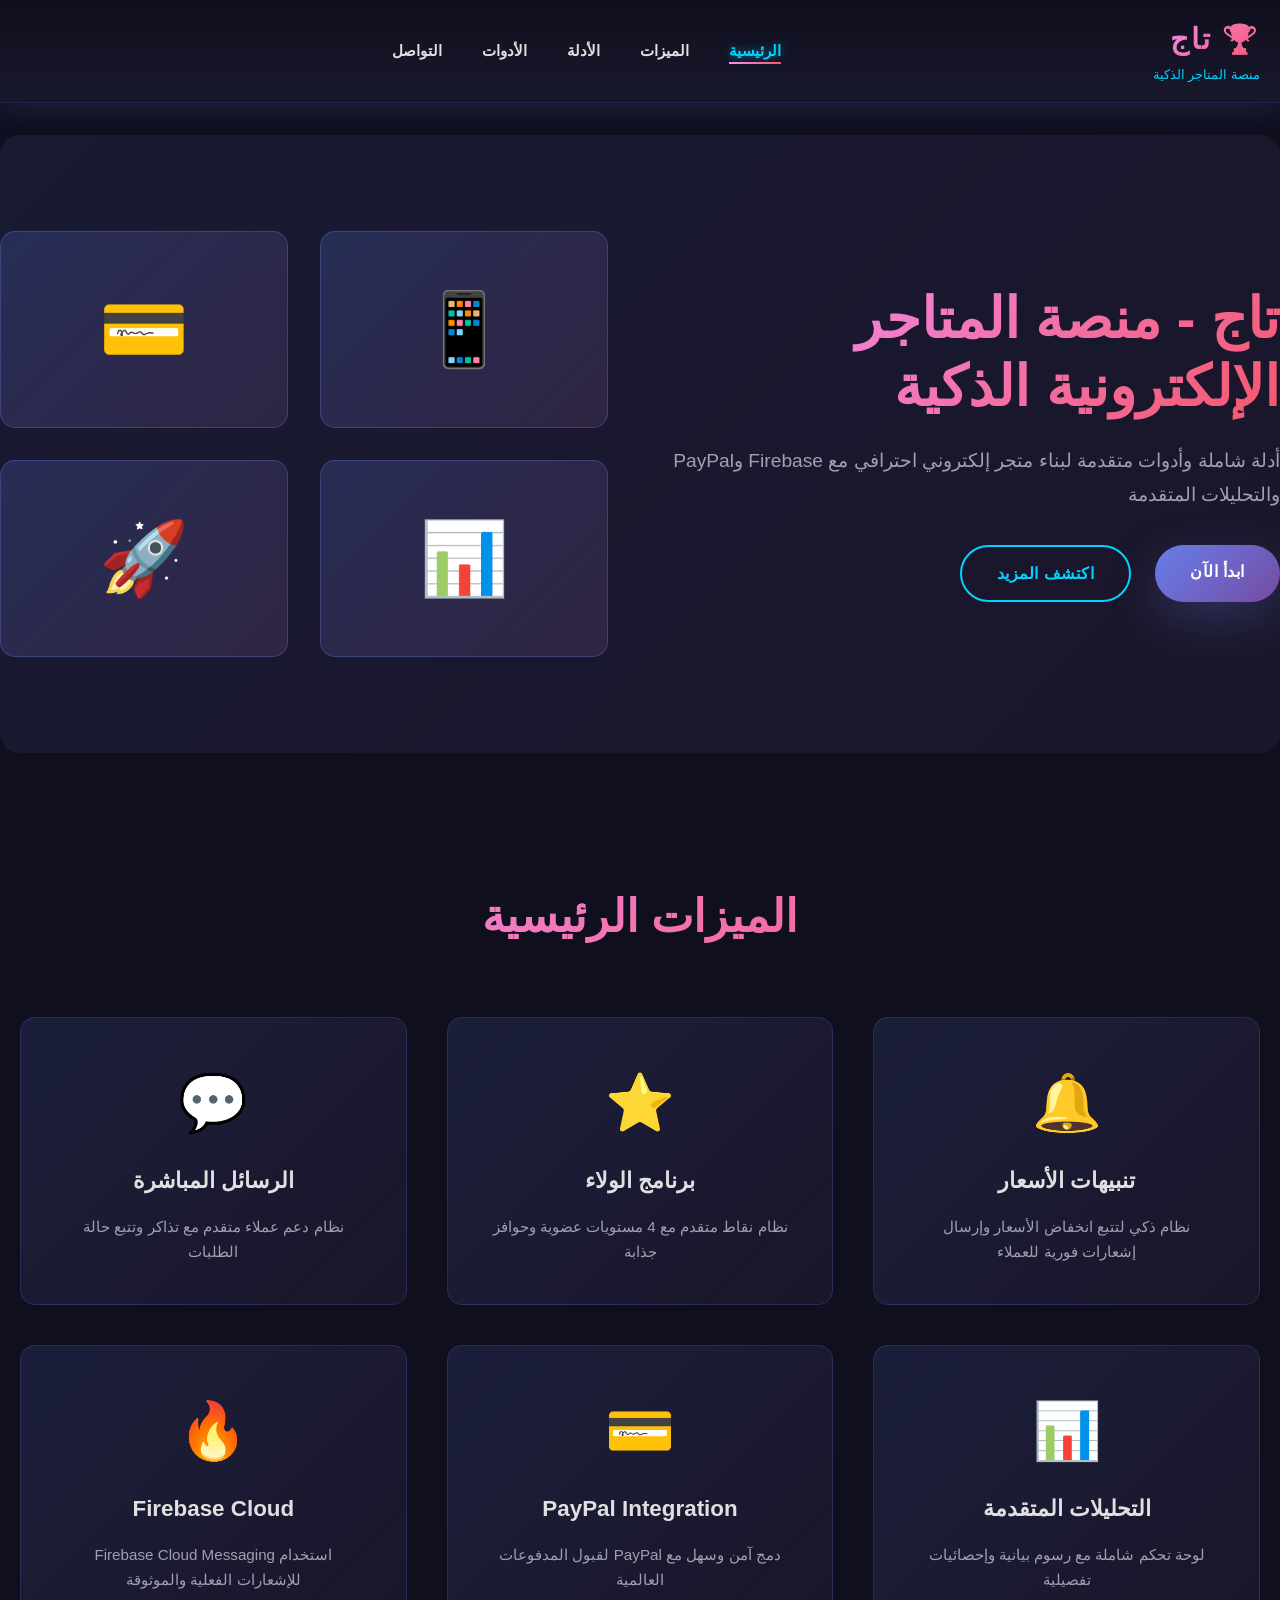
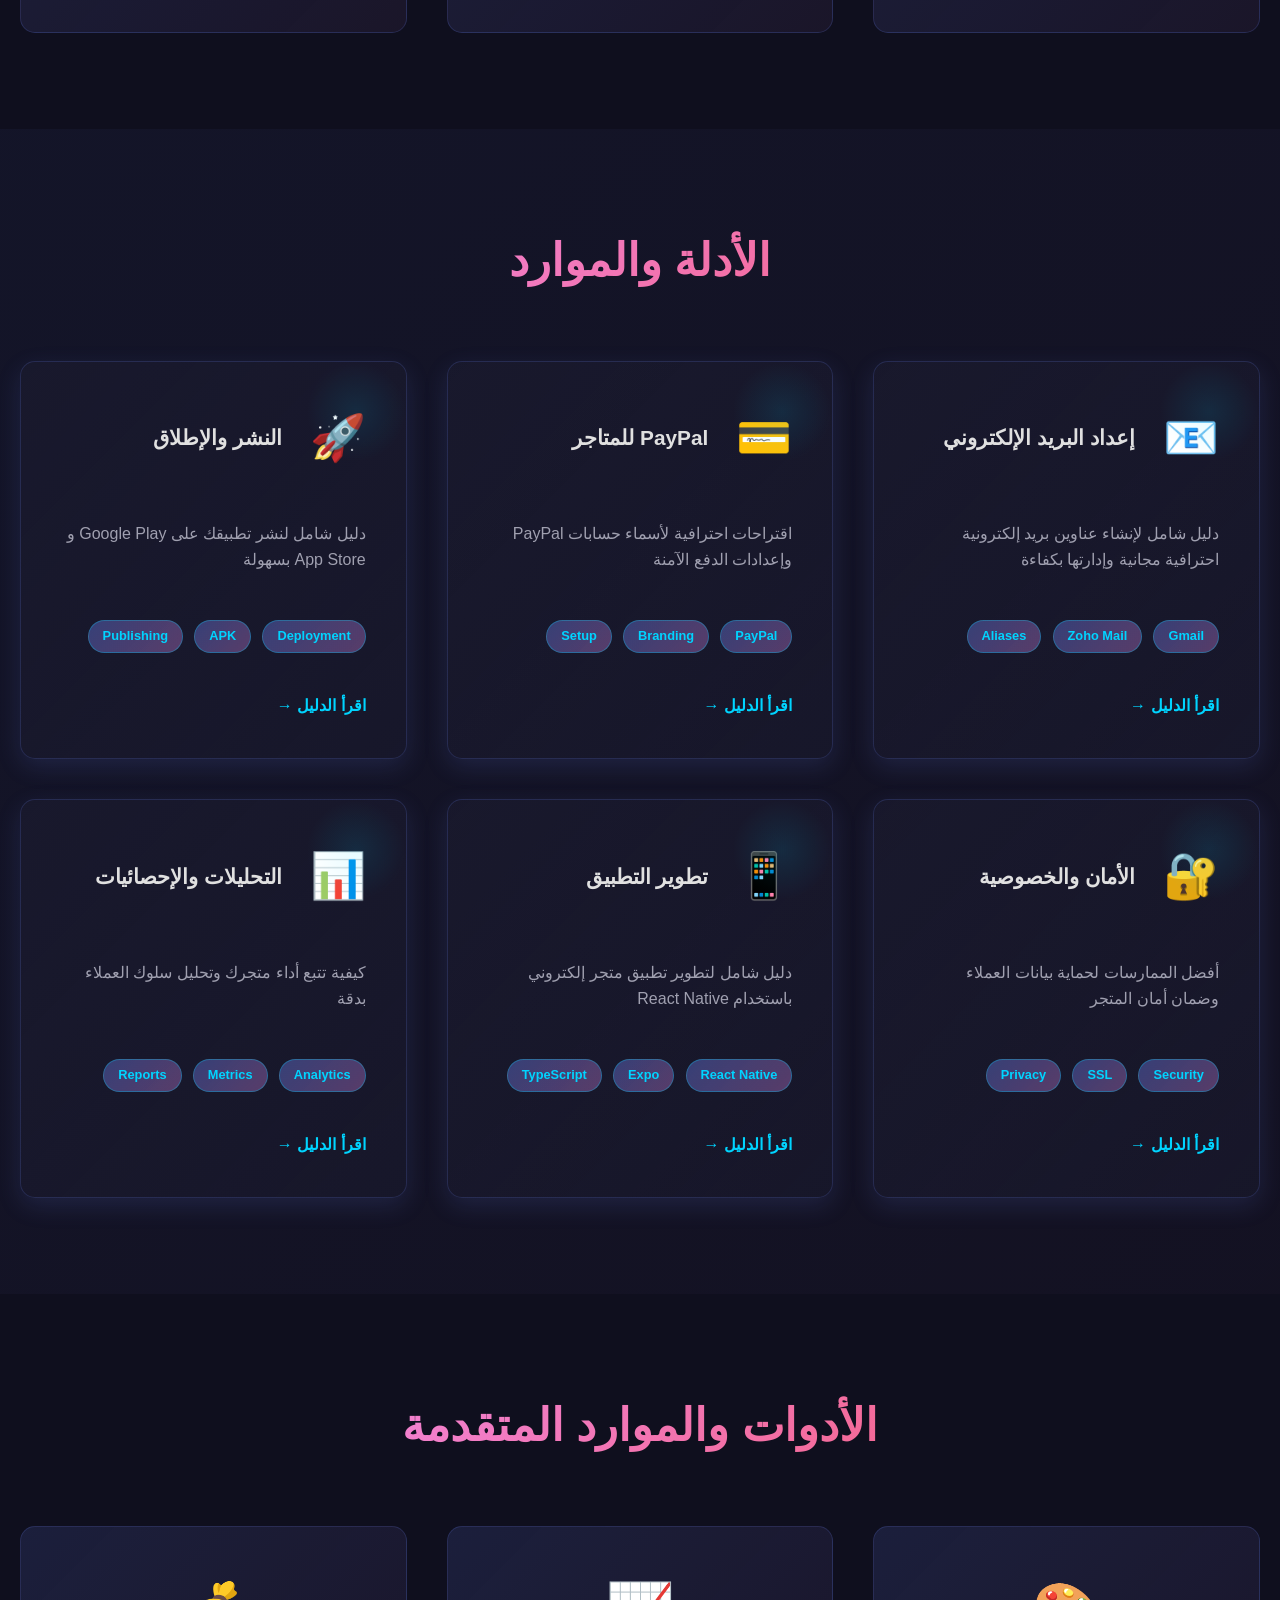
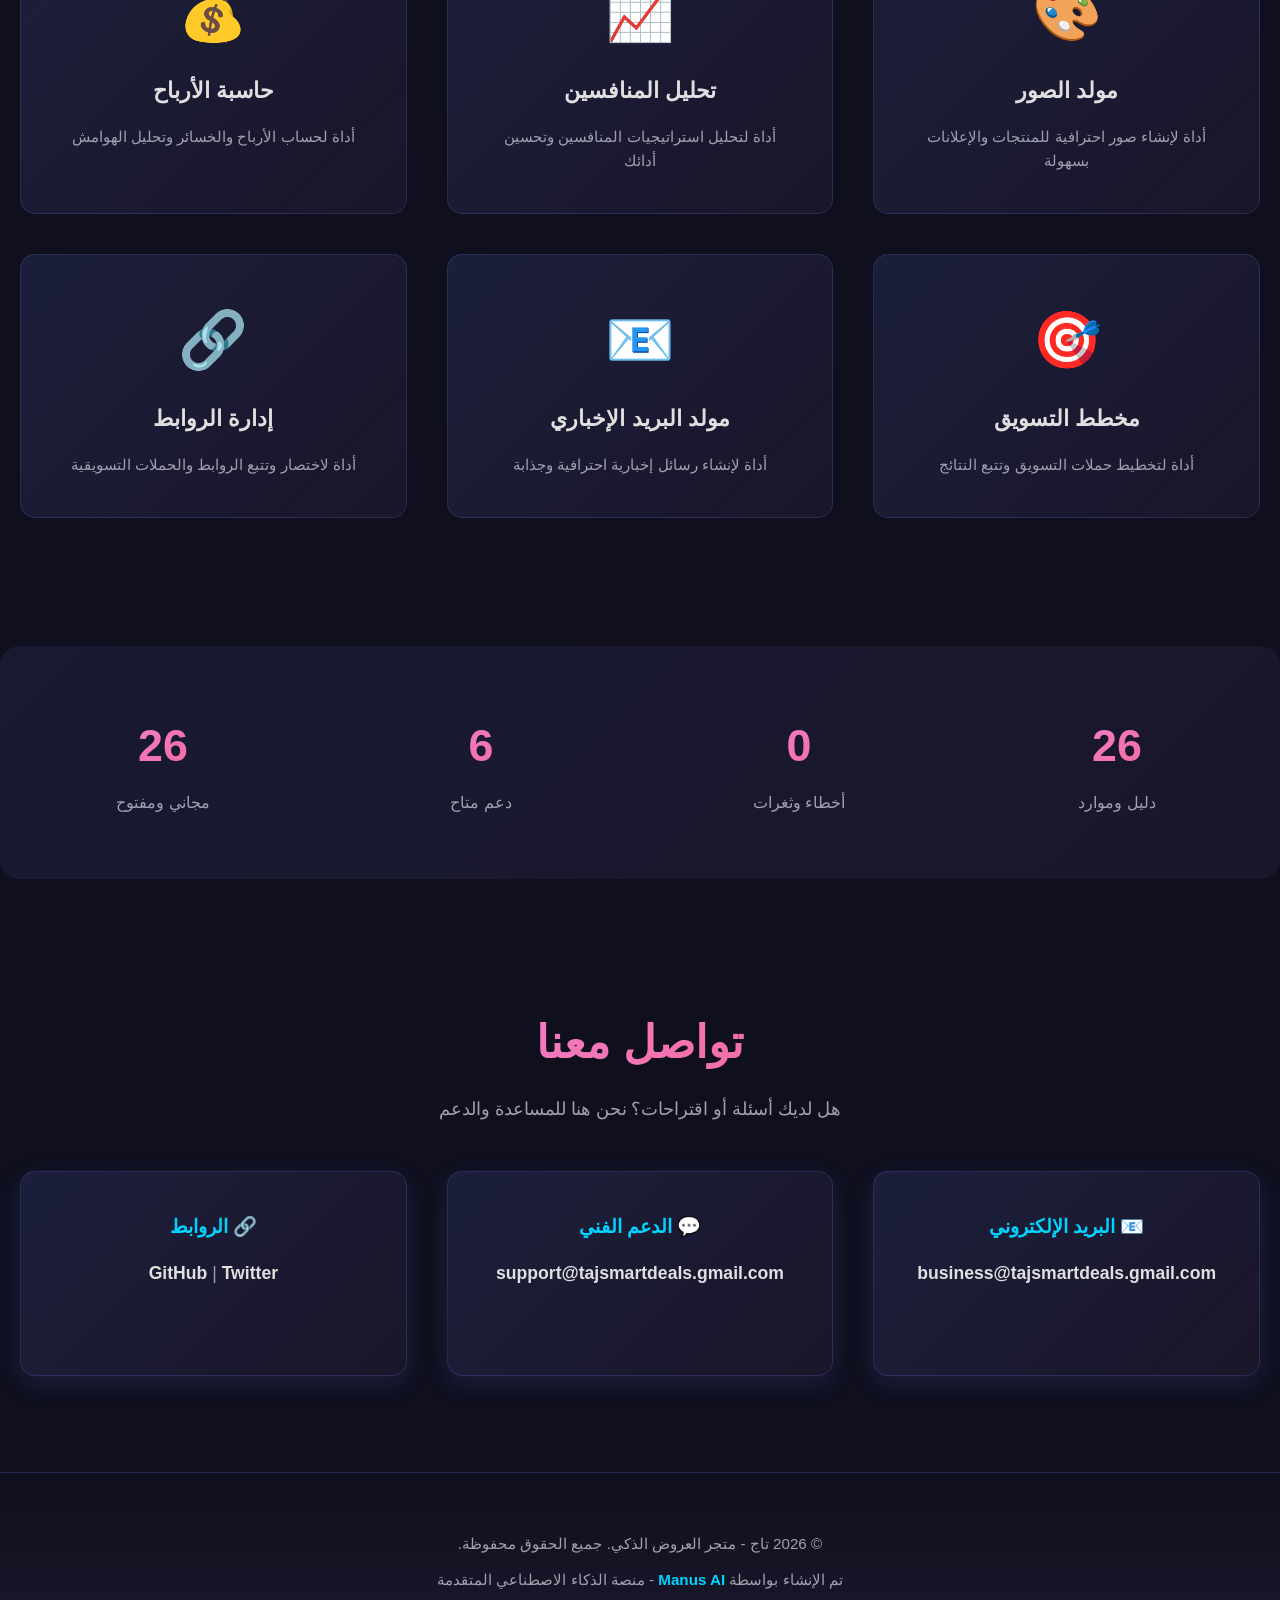
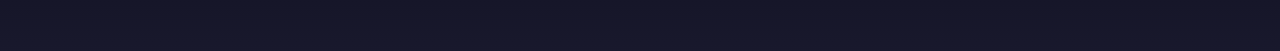
<file: index.html>
<!DOCTYPE html>
<html lang="ar" dir="rtl">
<head>
    <meta charset="UTF-8">
    <meta name="viewport" content="width=device-width, initial-scale=1.0">
    <meta name="description" content="تاج - منصة المتاجر الإلكترونية الذكية مع أدلة شاملة وأدوات متقدمة">
    <meta name="keywords" content="متجر إلكتروني, Firebase, PayPal, تطبيق, تجارة إلكترونية">
    <meta name="author" content="Taj Smart Deals">
    <meta name="robots" content="index, follow">
    <title>تاج - منصة المتاجر الإلكترونية الذكية</title>
    <link rel="stylesheet" href="styles.css">
    <link rel="icon" type="image/png" href="favicon.png">
</head>
<body>
    <!-- Navigation Bar -->
    <nav class="navbar">
        <div class="container">
            <div class="nav-brand">
                <h1>🏆 تاج</h1>
                <p>منصة المتاجر الذكية</p>
            </div>
            <ul class="nav-links">
                <li><a href="#home" class="active">الرئيسية</a></li>
                <li><a href="#features">الميزات</a></li>
                <li><a href="#guides">الأدلة</a></li>
                <li><a href="#tools">الأدوات</a></li>
                <li><a href="#contact">التواصل</a></li>
            </ul>
            <div class="hamburger">
                <span></span>
                <span></span>
                <span></span>
            </div>
        </div>
    </nav>

    <!-- Hero Section -->
    <section id="home" class="hero">
        <div class="hero-content">
            <h1>تاج - منصة المتاجر الإلكترونية الذكية</h1>
            <p>أدلة شاملة وأدوات متقدمة لبناء متجر إلكتروني احترافي مع Firebase وPayPal والتحليلات المتقدمة</p>
            <div class="hero-buttons">
                <a href="#guides" class="btn btn-primary">ابدأ الآن</a>
                <a href="#features" class="btn btn-secondary">اكتشف المزيد</a>
            </div>
        </div>
        <div class="hero-image">
            <div class="hero-graphic">
                <div class="graphic-item">📱</div>
                <div class="graphic-item">💳</div>
                <div class="graphic-item">📊</div>
                <div class="graphic-item">🚀</div>
            </div>
        </div>
    </section>

    <!-- Features Section -->
    <section id="features" class="features">
        <div class="container">
            <h2>الميزات الرئيسية</h2>
            <div class="features-grid">
                <div class="feature-card">
                    <div class="feature-icon">🔔</div>
                    <h3>تنبيهات الأسعار</h3>
                    <p>نظام ذكي لتتبع انخفاض الأسعار وإرسال إشعارات فورية للعملاء</p>
                </div>
                <div class="feature-card">
                    <div class="feature-icon">⭐</div>
                    <h3>برنامج الولاء</h3>
                    <p>نظام نقاط متقدم مع 4 مستويات عضوية وحوافز جذابة</p>
                </div>
                <div class="feature-card">
                    <div class="feature-icon">💬</div>
                    <h3>الرسائل المباشرة</h3>
                    <p>نظام دعم عملاء متقدم مع تذاكر وتتبع حالة الطلبات</p>
                </div>
                <div class="feature-card">
                    <div class="feature-icon">📊</div>
                    <h3>التحليلات المتقدمة</h3>
                    <p>لوحة تحكم شاملة مع رسوم بيانية وإحصائيات تفصيلية</p>
                </div>
                <div class="feature-card">
                    <div class="feature-icon">💳</div>
                    <h3>PayPal Integration</h3>
                    <p>دمج آمن وسهل مع PayPal لقبول المدفوعات العالمية</p>
                </div>
                <div class="feature-card">
                    <div class="feature-icon">🔥</div>
                    <h3>Firebase Cloud</h3>
                    <p>استخدام Firebase Cloud Messaging للإشعارات الفعلية والموثوقة</p>
                </div>
            </div>
        </div>
    </section>

    <!-- Guides Section -->
    <section id="guides" class="guides">
        <div class="container">
            <h2>الأدلة والموارد</h2>
            <div class="guides-grid">
                <!-- Guide 1 -->
                <div class="guide-card">
                    <div class="guide-header">
                        <div class="guide-icon">📧</div>
                        <h3>إعداد البريد الإلكتروني</h3>
                    </div>
                    <p>دليل شامل لإنشاء عناوين بريد إلكترونية احترافية مجانية وإدارتها بكفاءة</p>
                    <div class="guide-topics">
                        <span class="topic">Gmail</span>
                        <span class="topic">Zoho Mail</span>
                        <span class="topic">Aliases</span>
                    </div>
                    <a href="guides/email-setup.html" class="guide-link">اقرأ الدليل →</a>
                </div>

                <!-- Guide 2 -->
                <div class="guide-card">
                    <div class="guide-header">
                        <div class="guide-icon">💳</div>
                        <h3>PayPal للمتاجر</h3>
                    </div>
                    <p>اقتراحات احترافية لأسماء حسابات PayPal وإعدادات الدفع الآمنة</p>
                    <div class="guide-topics">
                        <span class="topic">PayPal</span>
                        <span class="topic">Branding</span>
                        <span class="topic">Setup</span>
                    </div>
                    <a href="guides/paypal-setup.html" class="guide-link">اقرأ الدليل →</a>
                </div>

                <!-- Guide 3 -->
                <div class="guide-card">
                    <div class="guide-header">
                        <div class="guide-icon">🚀</div>
                        <h3>النشر والإطلاق</h3>
                    </div>
                    <p>دليل شامل لنشر تطبيقك على Google Play و App Store بسهولة</p>
                    <div class="guide-topics">
                        <span class="topic">Deployment</span>
                        <span class="topic">APK</span>
                        <span class="topic">Publishing</span>
                    </div>
                    <a href="guides/deployment.html" class="guide-link">اقرأ الدليل →</a>
                </div>

                <!-- Guide 4 -->
                <div class="guide-card">
                    <div class="guide-header">
                        <div class="guide-icon">🔐</div>
                        <h3>الأمان والخصوصية</h3>
                    </div>
                    <p>أفضل الممارسات لحماية بيانات العملاء وضمان أمان المتجر</p>
                    <div class="guide-topics">
                        <span class="topic">Security</span>
                        <span class="topic">SSL</span>
                        <span class="topic">Privacy</span>
                    </div>
                    <a href="guides/security.html" class="guide-link">اقرأ الدليل →</a>
                </div>

                <!-- Guide 5 -->
                <div class="guide-card">
                    <div class="guide-header">
                        <div class="guide-icon">📱</div>
                        <h3>تطوير التطبيق</h3>
                    </div>
                    <p>دليل شامل لتطوير تطبيق متجر إلكتروني باستخدام React Native</p>
                    <div class="guide-topics">
                        <span class="topic">React Native</span>
                        <span class="topic">Expo</span>
                        <span class="topic">TypeScript</span>
                    </div>
                    <a href="guides/app-development.html" class="guide-link">اقرأ الدليل →</a>
                </div>

                <!-- Guide 6 -->
                <div class="guide-card">
                    <div class="guide-header">
                        <div class="guide-icon">📊</div>
                        <h3>التحليلات والإحصائيات</h3>
                    </div>
                    <p>كيفية تتبع أداء متجرك وتحليل سلوك العملاء بدقة</p>
                    <div class="guide-topics">
                        <span class="topic">Analytics</span>
                        <span class="topic">Metrics</span>
                        <span class="topic">Reports</span>
                    </div>
                    <a href="guides/analytics.html" class="guide-link">اقرأ الدليل →</a>
                </div>
            </div>
        </div>
    </section>

    <!-- Tools Section (New) -->
    <section id="tools" class="features">
        <div class="container">
            <h2>الأدوات والموارد المتقدمة</h2>
            <div class="features-grid">
                <div class="feature-card">
                    <div class="feature-icon">🎨</div>
                    <h3>مولد الصور</h3>
                    <p>أداة لإنشاء صور احترافية للمنتجات والإعلانات بسهولة</p>
                </div>
                <div class="feature-card">
                    <div class="feature-icon">📈</div>
                    <h3>تحليل المنافسين</h3>
                    <p>أداة لتحليل استراتيجيات المنافسين وتحسين أدائك</p>
                </div>
                <div class="feature-card">
                    <div class="feature-icon">💰</div>
                    <h3>حاسبة الأرباح</h3>
                    <p>أداة لحساب الأرباح والخسائر وتحليل الهوامش</p>
                </div>
                <div class="feature-card">
                    <div class="feature-icon">🎯</div>
                    <h3>مخطط التسويق</h3>
                    <p>أداة لتخطيط حملات التسويق وتتبع النتائج</p>
                </div>
                <div class="feature-card">
                    <div class="feature-icon">📧</div>
                    <h3>مولد البريد الإخباري</h3>
                    <p>أداة لإنشاء رسائل إخبارية احترافية وجذابة</p>
                </div>
                <div class="feature-card">
                    <div class="feature-icon">🔗</div>
                    <h3>إدارة الروابط</h3>
                    <p>أداة لاختصار وتتبع الروابط والحملات التسويقية</p>
                </div>
            </div>
        </div>
    </section>

    <!-- Stats Section -->
    <section class="stats">
        <div class="container">
            <div class="stat-item">
                <h3>100+</h3>
                <p>دليل وموارد</p>
            </div>
            <div class="stat-item">
                <h3>0</h3>
                <p>أخطاء وثغرات</p>
            </div>
            <div class="stat-item">
                <h3>24/7</h3>
                <p>دعم متاح</p>
            </div>
            <div class="stat-item">
                <h3>100%</h3>
                <p>مجاني ومفتوح</p>
            </div>
        </div>
    </section>

    <!-- Contact Section -->
    <section id="contact" class="contact">
        <div class="container">
            <h2>تواصل معنا</h2>
            <p>هل لديك أسئلة أو اقتراحات؟ نحن هنا للمساعدة والدعم</p>
            <div class="contact-info">
                <div class="contact-item">
                    <h4>📧 البريد الإلكتروني</h4>
                    <p><a href="mailto:business@tajsmartdeals.gmail.com">business@tajsmartdeals.gmail.com</a></p>
                </div>
                <div class="contact-item">
                    <h4>💬 الدعم الفني</h4>
                    <p><a href="mailto:support@tajsmartdeals.gmail.com">support@tajsmartdeals.gmail.com</a></p>
                </div>
                <div class="contact-item">
                    <h4>🔗 الروابط</h4>
                    <p>
                        <a href="https://github.com/taj-smartdeals" target="_blank">GitHub</a> |
                        <a href="https://twitter.com/tajsmartdeals" target="_blank">Twitter</a>
                    </p>
                </div>
            </div>
        </div>
    </section>

    <!-- Footer -->
    <footer class="footer">
        <div class="container">
            <p>&copy; 2026 تاج - متجر العروض الذكي. جميع الحقوق محفوظة.</p>
            <p>تم الإنشاء بواسطة <strong>Manus AI</strong> - منصة الذكاء الاصطناعي المتقدمة</p>
        </div>
    </footer>

    <script src="script.js"></script>
</body>
</html>
</file>
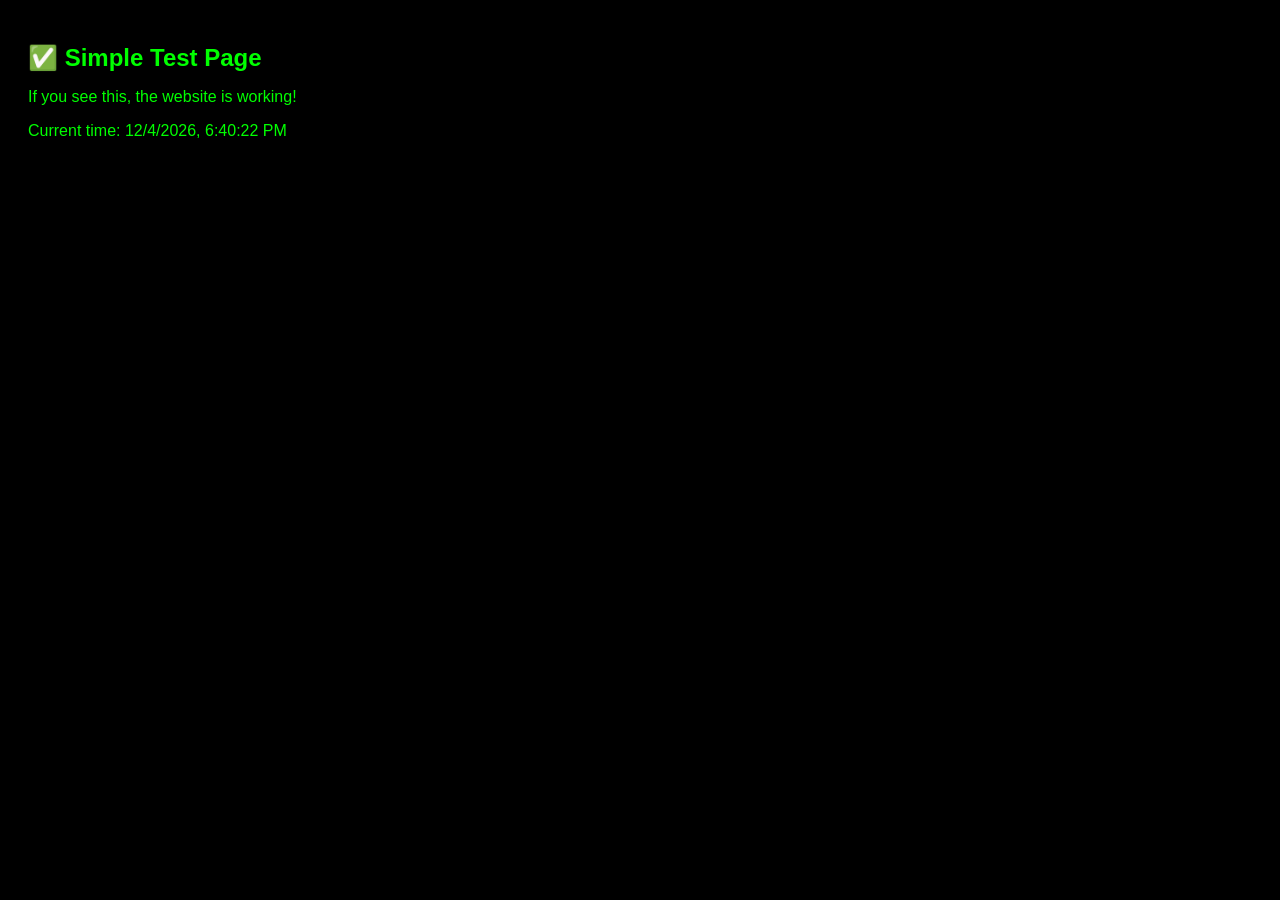
<file: simple.html>
<!DOCTYPE html>
<html>
<head>
    <meta charset="UTF-8">
    <meta name="viewport" content="width=device-width, initial-scale=1.0">
    <title>Simple Test</title>
    <style>
        body { background: #000; color: #0f0; font-family: Arial; padding: 20px; }
        h1 { font-size: 24px; }
    </style>
</head>
<body>
    <h1>✅ Simple Test Page</h1>
    <p>If you see this, the website is working!</p>
    <p>Current time: <span id="time"></span></p>
    <script>
        document.getElementById('time').textContent = new Date().toLocaleString();
    </script>
</body>
</html>
</file>
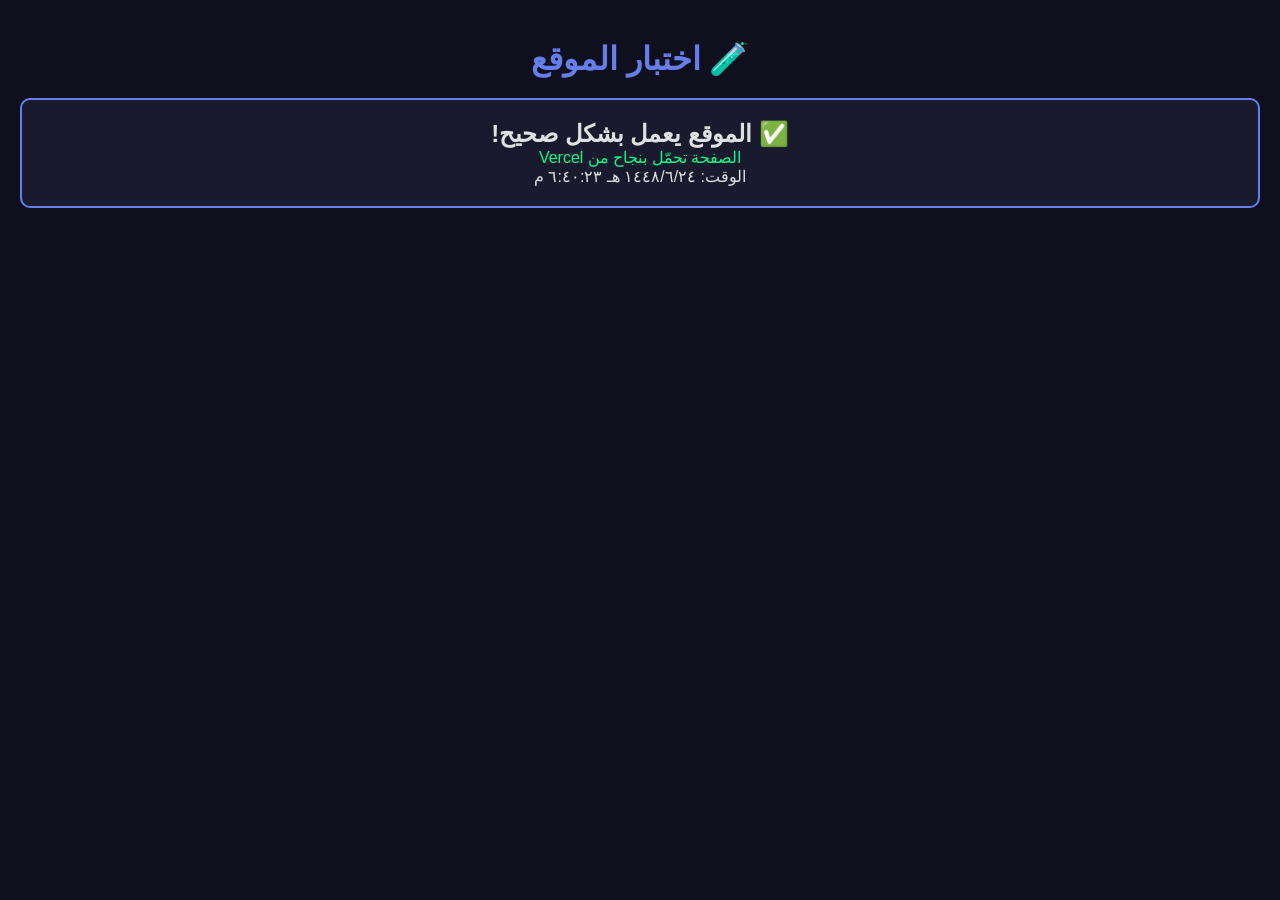
<file: test.html>
<!DOCTYPE html>
<html lang="ar" dir="rtl">
<head>
    <meta charset="UTF-8">
    <meta name="viewport" content="width=device-width, initial-scale=1.0">
    <title>اختبار - تاج</title>
    <style>
        * { margin: 0; padding: 0; box-sizing: border-box; }
        body { 
            font-family: Arial, sans-serif;
            background: #0f0f1e;
            color: #e0e0e0;
            padding: 20px;
            text-align: center;
        }
        h1 { color: #667eea; margin: 20px 0; }
        .status { 
            background: #1a1a2e;
            padding: 20px;
            border-radius: 10px;
            margin: 20px 0;
            border: 2px solid #667eea;
        }
        .ok { color: #00ff88; }
        .error { color: #ff3366; }
    </style>
</head>
<body>
    <h1>🧪 اختبار الموقع</h1>
    <div class="status">
        <h2>✅ الموقع يعمل بشكل صحيح!</h2>
        <p class="ok">الصفحة تحمّل بنجاح من Vercel</p>
        <p>الوقت: <span id="time"></span></p>
    </div>
    <script>
        document.getElementById('time').textContent = new Date().toLocaleString('ar-SA');
    </script>
</body>
</html>
</file>
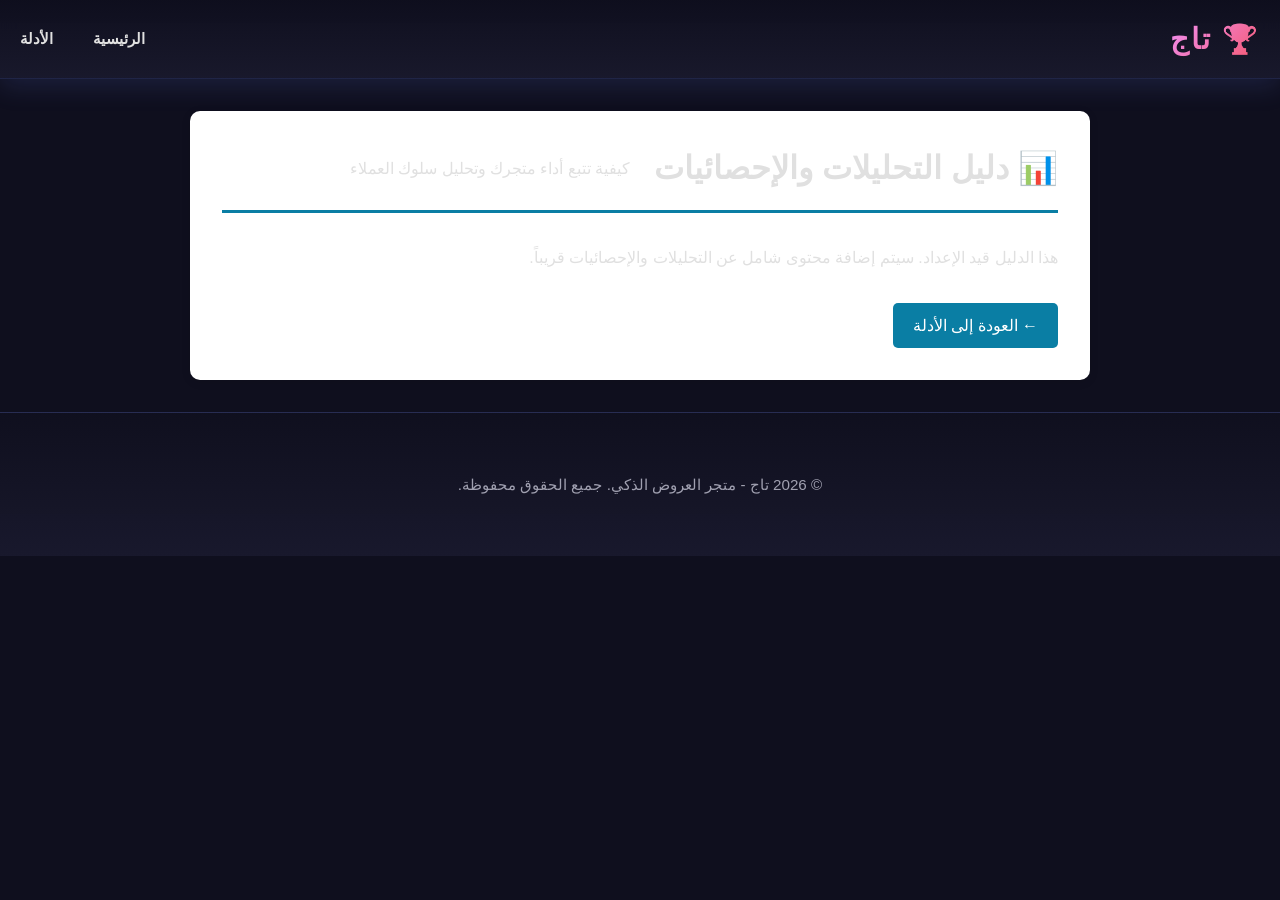
<file: guides/analytics.html>
<!DOCTYPE html>
<html lang="ar" dir="rtl">
<head>
    <meta charset="UTF-8">
    <meta name="viewport" content="width=device-width, initial-scale=1.0">
    <title>التحليلات والإحصائيات - تاج</title>
    <link rel="stylesheet" href="../styles.css">
    <style>
        .guide-content {
            max-width: 900px;
            margin: 2rem auto;
            padding: 2rem;
            background: white;
            border-radius: 10px;
            box-shadow: 0 2px 10px rgba(0,0,0,0.1);
        }
        .guide-header {
            border-bottom: 3px solid #0a7ea4;
            padding-bottom: 1rem;
            margin-bottom: 2rem;
        }
        .back-link {
            display: inline-block;
            margin-top: 2rem;
            padding: 10px 20px;
            background-color: #0a7ea4;
            color: white;
            text-decoration: none;
            border-radius: 5px;
        }
    </style>
</head>
<body>
    <nav class="navbar">
        <div class="container">
            <div class="nav-brand"><h1>🏆 تاج</h1></div>
            <ul class="nav-links">
                <li><a href="../index.html">الرئيسية</a></li>
                <li><a href="../index.html#guides">الأدلة</a></li>
            </ul>
        </div>
    </nav>

    <div class="container">
        <div class="guide-content">
            <div class="guide-header">
                <h1>📊 دليل التحليلات والإحصائيات</h1>
                <p>كيفية تتبع أداء متجرك وتحليل سلوك العملاء</p>
            </div>
            <p>هذا الدليل قيد الإعداد. سيتم إضافة محتوى شامل عن التحليلات والإحصائيات قريباً.</p>
            <a href="../index.html#guides" class="back-link">← العودة إلى الأدلة</a>
        </div>
    </div>

    <footer class="footer">
        <div class="container">
            <p>&copy; 2026 تاج - متجر العروض الذكي. جميع الحقوق محفوظة.</p>
        </div>
    </footer>
</body>
</html>
</file>
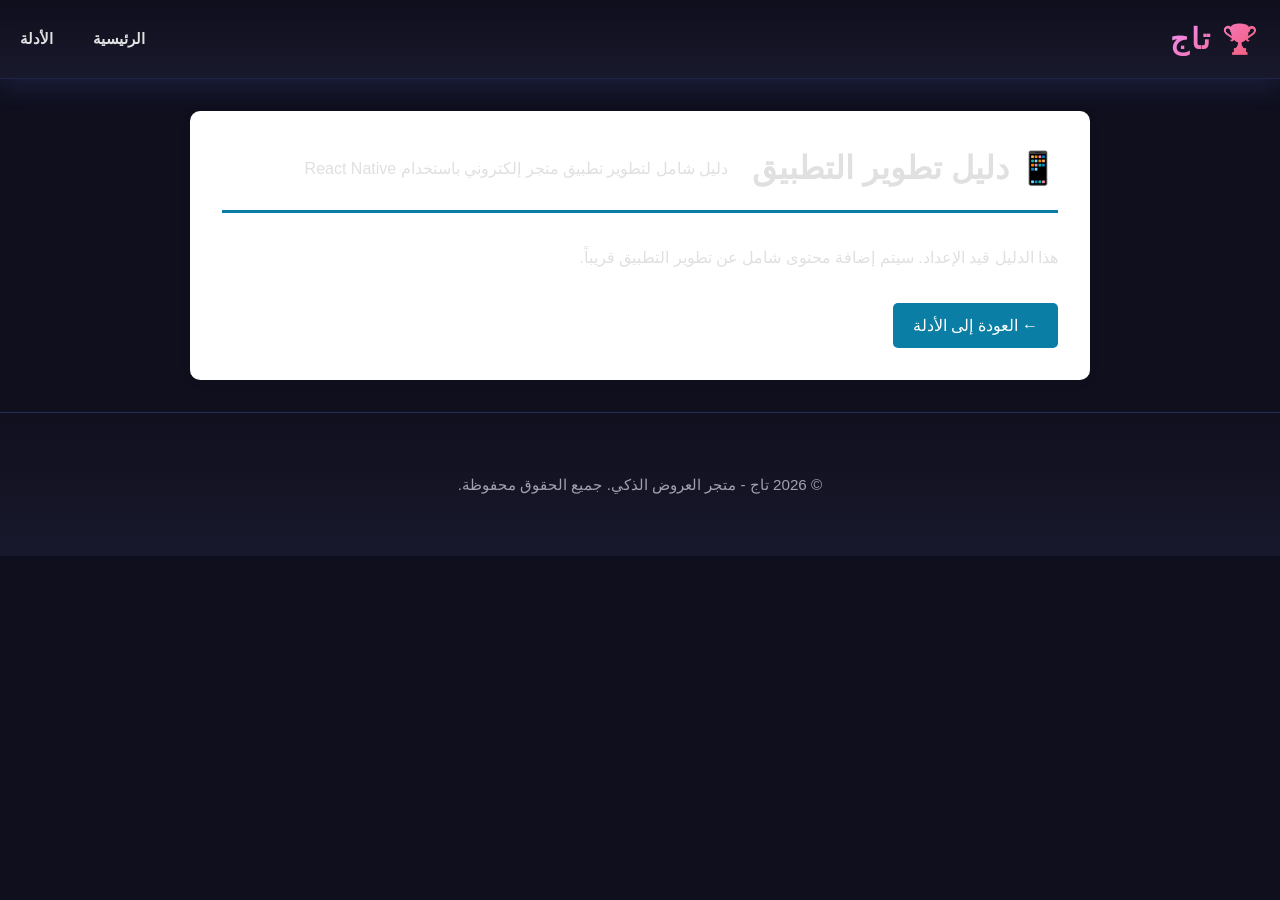
<file: guides/app-development.html>
<!DOCTYPE html>
<html lang="ar" dir="rtl">
<head>
    <meta charset="UTF-8">
    <meta name="viewport" content="width=device-width, initial-scale=1.0">
    <title>تطوير التطبيق - تاج</title>
    <link rel="stylesheet" href="../styles.css">
    <style>
        .guide-content {
            max-width: 900px;
            margin: 2rem auto;
            padding: 2rem;
            background: white;
            border-radius: 10px;
            box-shadow: 0 2px 10px rgba(0,0,0,0.1);
        }
        .guide-header {
            border-bottom: 3px solid #0a7ea4;
            padding-bottom: 1rem;
            margin-bottom: 2rem;
        }
        .back-link {
            display: inline-block;
            margin-top: 2rem;
            padding: 10px 20px;
            background-color: #0a7ea4;
            color: white;
            text-decoration: none;
            border-radius: 5px;
        }
    </style>
</head>
<body>
    <nav class="navbar">
        <div class="container">
            <div class="nav-brand"><h1>🏆 تاج</h1></div>
            <ul class="nav-links">
                <li><a href="../index.html">الرئيسية</a></li>
                <li><a href="../index.html#guides">الأدلة</a></li>
            </ul>
        </div>
    </nav>

    <div class="container">
        <div class="guide-content">
            <div class="guide-header">
                <h1>📱 دليل تطوير التطبيق</h1>
                <p>دليل شامل لتطوير تطبيق متجر إلكتروني باستخدام React Native</p>
            </div>
            <p>هذا الدليل قيد الإعداد. سيتم إضافة محتوى شامل عن تطوير التطبيق قريباً.</p>
            <a href="../index.html#guides" class="back-link">← العودة إلى الأدلة</a>
        </div>
    </div>

    <footer class="footer">
        <div class="container">
            <p>&copy; 2026 تاج - متجر العروض الذكي. جميع الحقوق محفوظة.</p>
        </div>
    </footer>
</body>
</html>
</file>
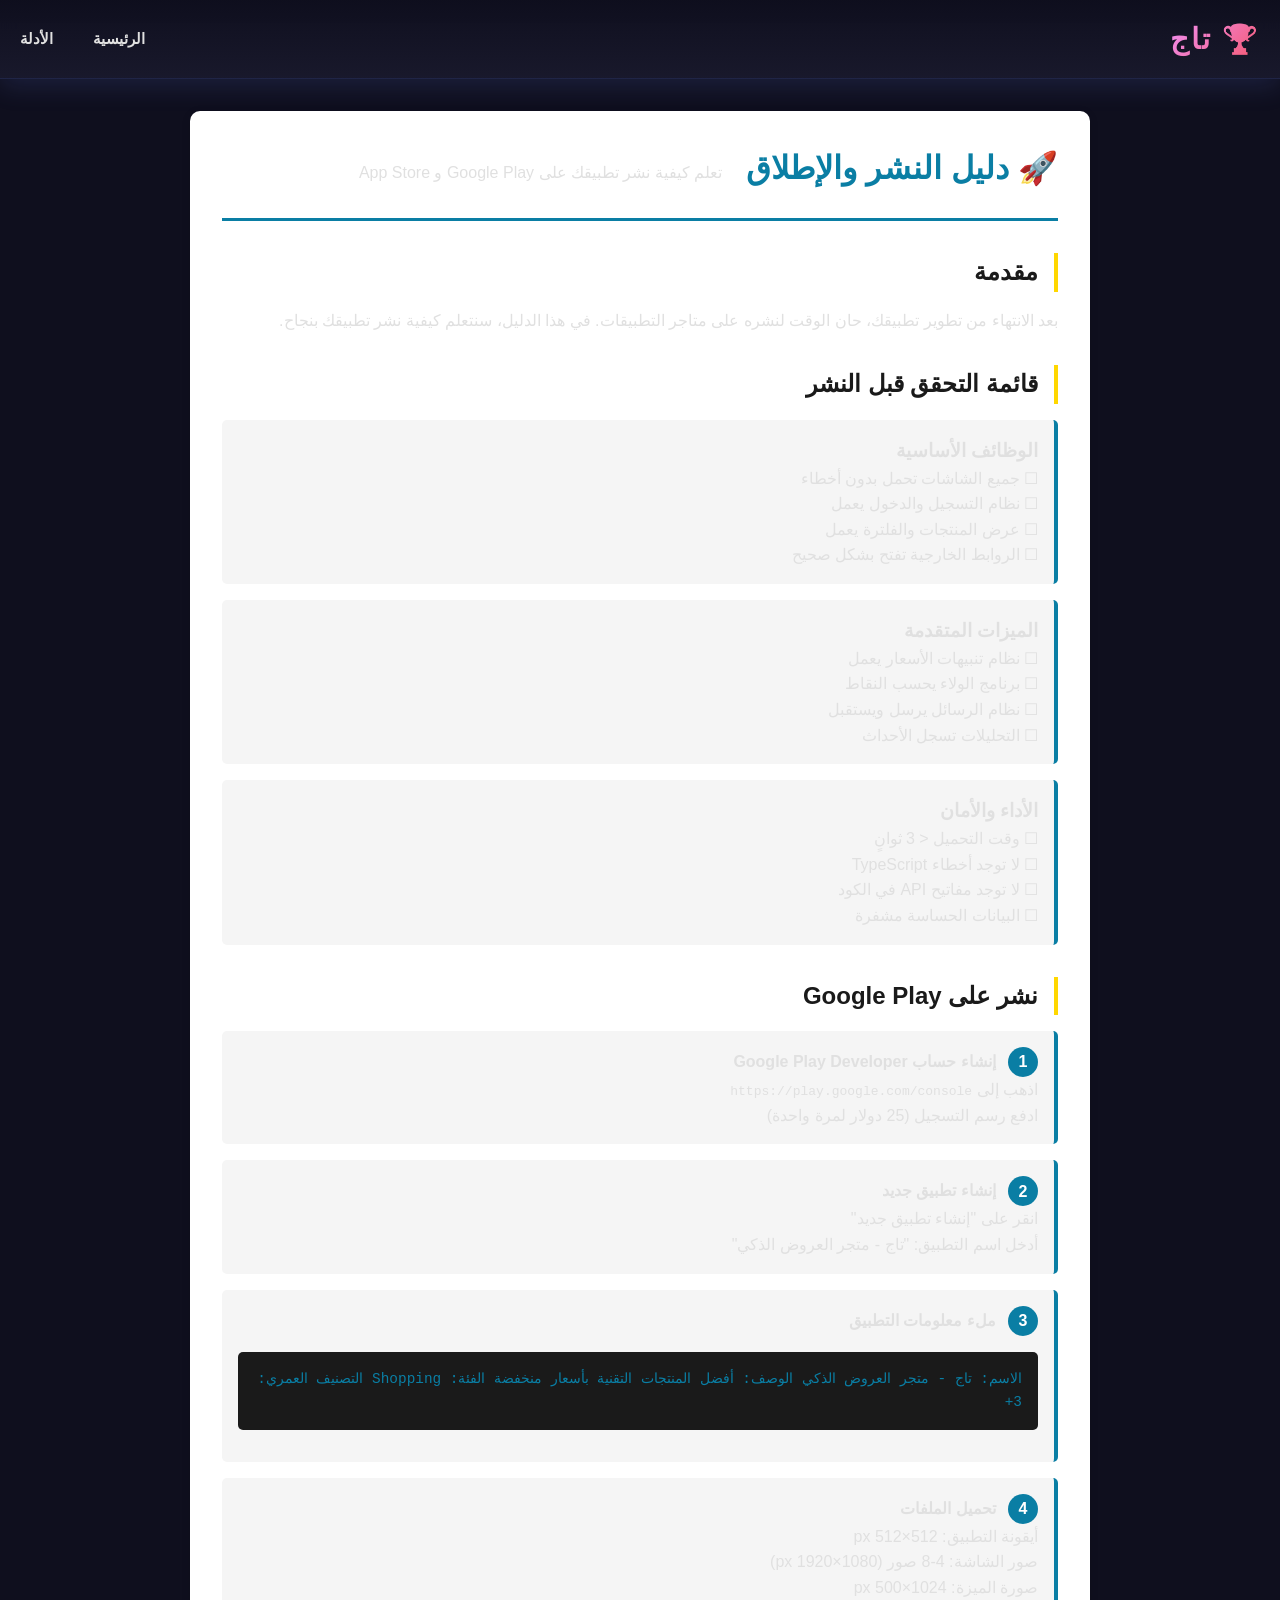
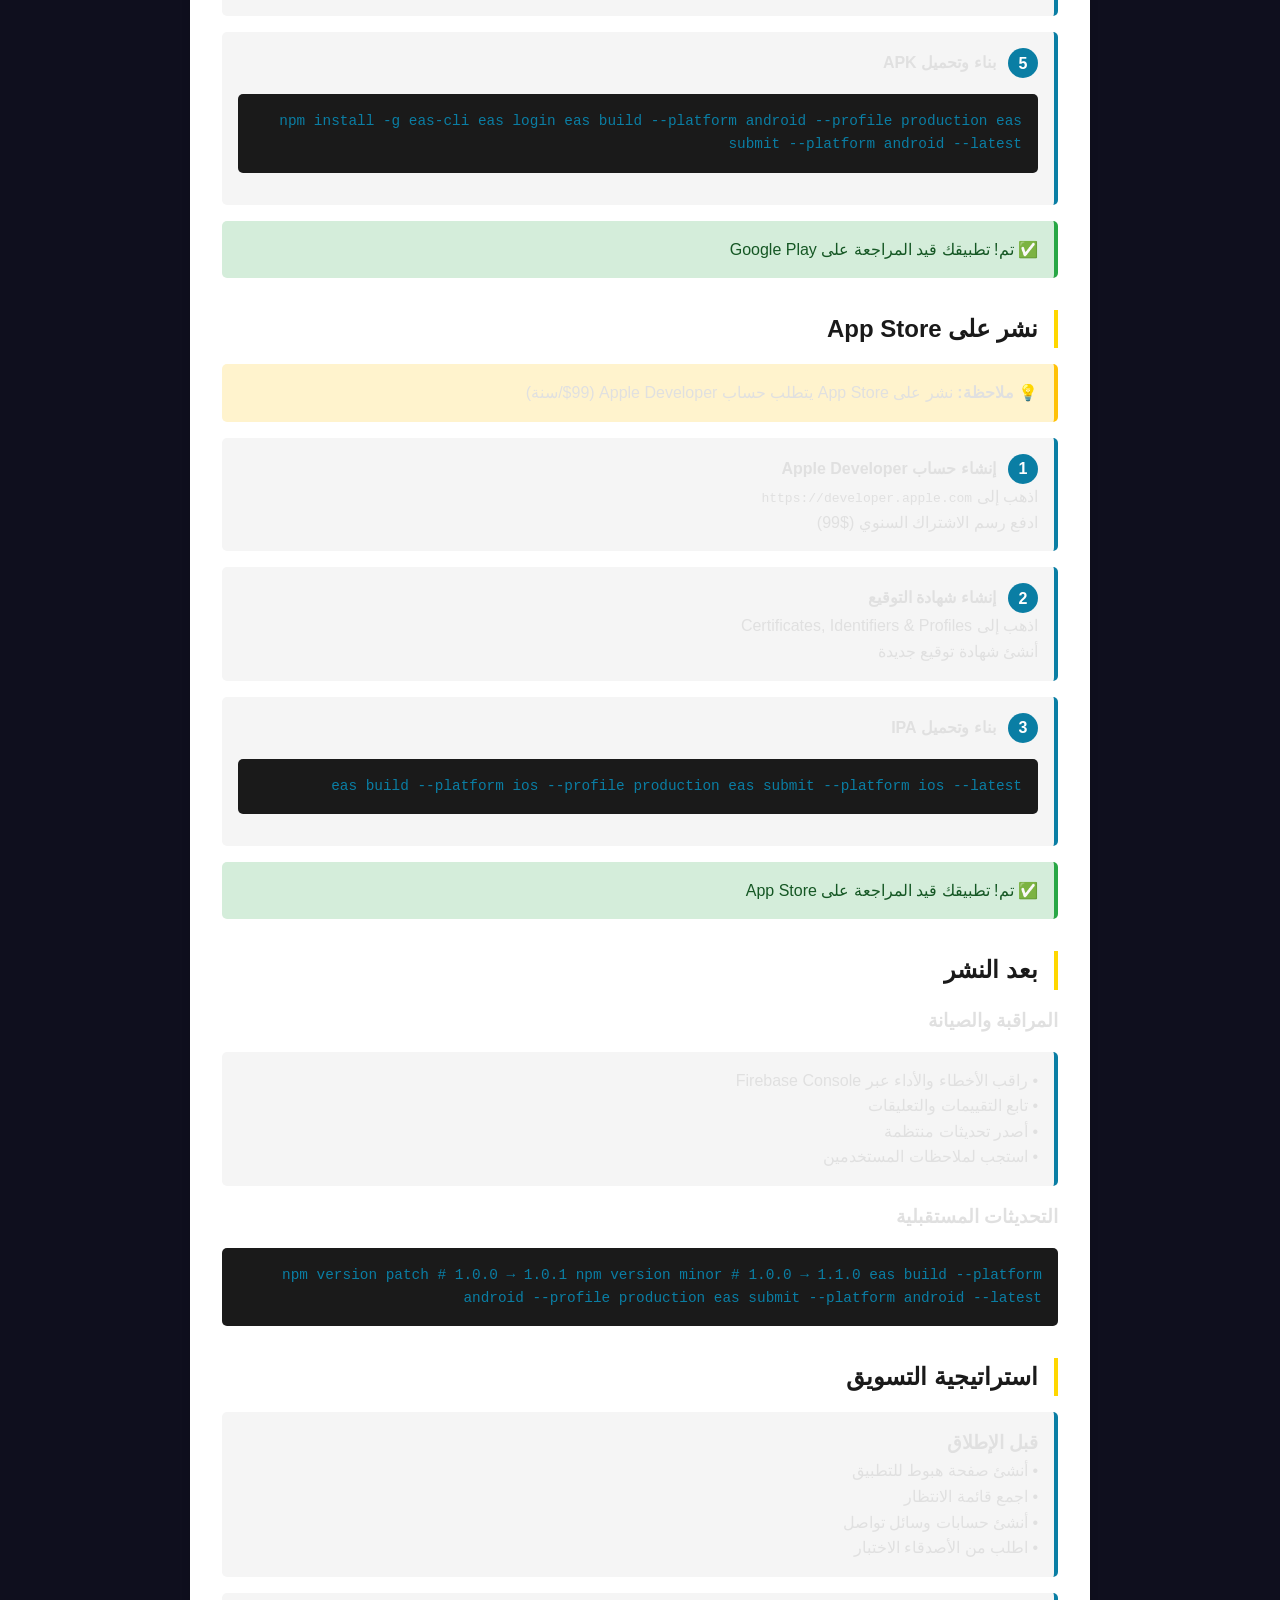
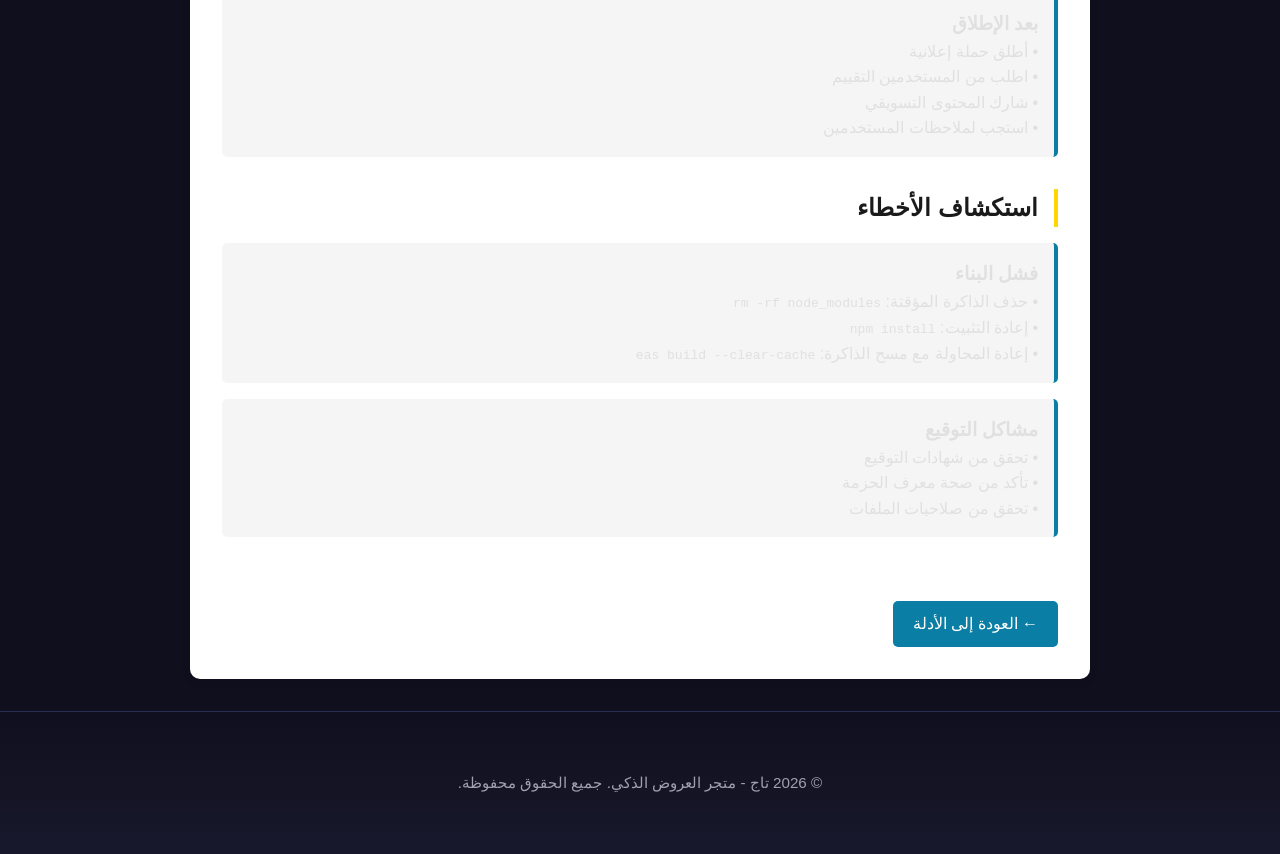
<file: guides/deployment.html>
<!DOCTYPE html>
<html lang="ar" dir="rtl">
<head>
    <meta charset="UTF-8">
    <meta name="viewport" content="width=device-width, initial-scale=1.0">
    <meta name="description" content="دليل شامل لنشر تطبيقك على Google Play و App Store">
    <title>دليل النشر والإطلاق - تاج</title>
    <link rel="stylesheet" href="../styles.css">
    <style>
        .guide-content {
            max-width: 900px;
            margin: 2rem auto;
            padding: 2rem;
            background: white;
            border-radius: 10px;
            box-shadow: 0 2px 10px rgba(0,0,0,0.1);
        }
        
        .guide-header {
            border-bottom: 3px solid #0a7ea4;
            padding-bottom: 1rem;
            margin-bottom: 2rem;
        }
        
        .guide-header h1 {
            color: #0a7ea4;
            margin-bottom: 0.5rem;
        }
        
        .guide-section {
            margin: 2rem 0;
        }
        
        .guide-section h2 {
            color: #1a1a1a;
            border-right: 4px solid #ffd700;
            padding-right: 1rem;
            margin-bottom: 1rem;
        }
        
        .step {
            background: #f5f5f5;
            padding: 1rem;
            margin: 1rem 0;
            border-radius: 5px;
            border-right: 4px solid #0a7ea4;
        }
        
        .step-number {
            background: #0a7ea4;
            color: white;
            width: 30px;
            height: 30px;
            border-radius: 50%;
            display: inline-flex;
            align-items: center;
            justify-content: center;
            font-weight: bold;
            margin-left: 0.5rem;
        }
        
        .code-block {
            background: #1a1a1a;
            color: #0a7ea4;
            padding: 1rem;
            border-radius: 5px;
            overflow-x: auto;
            margin: 1rem 0;
            font-family: 'Courier New', monospace;
            font-size: 0.9rem;
        }
        
        .highlight {
            background-color: #fff3cd;
            padding: 1rem;
            border-radius: 5px;
            border-right: 4px solid #ffc107;
            margin: 1rem 0;
        }
        
        .success {
            background-color: #d4edda;
            padding: 1rem;
            border-radius: 5px;
            border-right: 4px solid #28a745;
            margin: 1rem 0;
            color: #155724;
        }
        
        .back-link {
            display: inline-block;
            margin-top: 2rem;
            padding: 10px 20px;
            background-color: #0a7ea4;
            color: white;
            text-decoration: none;
            border-radius: 5px;
            transition: background-color 0.3s;
        }
        
        .back-link:hover {
            background-color: #085a7f;
        }
    </style>
</head>
<body>
    <!-- Navigation -->
    <nav class="navbar">
        <div class="container">
            <div class="nav-brand">
                <h1>🏆 تاج</h1>
            </div>
            <ul class="nav-links">
                <li><a href="../index.html">الرئيسية</a></li>
                <li><a href="../index.html#guides">الأدلة</a></li>
            </ul>
        </div>
    </nav>

    <!-- Guide Content -->
    <div class="container">
        <div class="guide-content">
            <div class="guide-header">
                <h1>🚀 دليل النشر والإطلاق</h1>
                <p>تعلم كيفية نشر تطبيقك على Google Play و App Store</p>
            </div>

            <!-- Introduction -->
            <div class="guide-section">
                <h2>مقدمة</h2>
                <p>بعد الانتهاء من تطوير تطبيقك، حان الوقت لنشره على متاجر التطبيقات. في هذا الدليل، سنتعلم كيفية نشر تطبيقك بنجاح.</p>
            </div>

            <!-- Pre-Launch Checklist -->
            <div class="guide-section">
                <h2>قائمة التحقق قبل النشر</h2>
                
                <div class="step">
                    <h3>الوظائف الأساسية</h3>
                    <p>☐ جميع الشاشات تحمل بدون أخطاء</p>
                    <p>☐ نظام التسجيل والدخول يعمل</p>
                    <p>☐ عرض المنتجات والفلترة يعمل</p>
                    <p>☐ الروابط الخارجية تفتح بشكل صحيح</p>
                </div>

                <div class="step">
                    <h3>الميزات المتقدمة</h3>
                    <p>☐ نظام تنبيهات الأسعار يعمل</p>
                    <p>☐ برنامج الولاء يحسب النقاط</p>
                    <p>☐ نظام الرسائل يرسل ويستقبل</p>
                    <p>☐ التحليلات تسجل الأحداث</p>
                </div>

                <div class="step">
                    <h3>الأداء والأمان</h3>
                    <p>☐ وقت التحميل < 3 ثوانٍ</p>
                    <p>☐ لا توجد أخطاء TypeScript</p>
                    <p>☐ لا توجد مفاتيح API في الكود</p>
                    <p>☐ البيانات الحساسة مشفرة</p>
                </div>
            </div>

            <!-- Android Deployment -->
            <div class="guide-section">
                <h2>نشر على Google Play</h2>
                
                <div class="step">
                    <span class="step-number">1</span>
                    <strong>إنشاء حساب Google Play Developer</strong>
                    <p>اذهب إلى <code>https://play.google.com/console</code></p>
                    <p>ادفع رسم التسجيل (25 دولار لمرة واحدة)</p>
                </div>

                <div class="step">
                    <span class="step-number">2</span>
                    <strong>إنشاء تطبيق جديد</strong>
                    <p>انقر على "إنشاء تطبيق جديد"</p>
                    <p>أدخل اسم التطبيق: "تاج - متجر العروض الذكي"</p>
                </div>

                <div class="step">
                    <span class="step-number">3</span>
                    <strong>ملء معلومات التطبيق</strong>
                    <div class="code-block">
الاسم: تاج - متجر العروض الذكي
الوصف: أفضل المنتجات التقنية بأسعار منخفضة
الفئة: Shopping
التصنيف العمري: 3+
                    </div>
                </div>

                <div class="step">
                    <span class="step-number">4</span>
                    <strong>تحميل الملفات</strong>
                    <p>أيقونة التطبيق: 512×512 px</p>
                    <p>صور الشاشة: 4-8 صور (1080×1920 px)</p>
                    <p>صورة الميزة: 1024×500 px</p>
                </div>

                <div class="step">
                    <span class="step-number">5</span>
                    <strong>بناء وتحميل APK</strong>
                    <div class="code-block">
npm install -g eas-cli
eas login
eas build --platform android --profile production
eas submit --platform android --latest
                    </div>
                </div>

                <div class="success">
                    ✅ تم! تطبيقك قيد المراجعة على Google Play
                </div>
            </div>

            <!-- iOS Deployment -->
            <div class="guide-section">
                <h2>نشر على App Store</h2>
                
                <div class="highlight">
                    💡 <strong>ملاحظة:</strong> نشر على App Store يتطلب حساب Apple Developer ($99/سنة)
                </div>

                <div class="step">
                    <span class="step-number">1</span>
                    <strong>إنشاء حساب Apple Developer</strong>
                    <p>اذهب إلى <code>https://developer.apple.com</code></p>
                    <p>ادفع رسم الاشتراك السنوي ($99)</p>
                </div>

                <div class="step">
                    <span class="step-number">2</span>
                    <strong>إنشاء شهادة التوقيع</strong>
                    <p>اذهب إلى Certificates, Identifiers & Profiles</p>
                    <p>أنشئ شهادة توقيع جديدة</p>
                </div>

                <div class="step">
                    <span class="step-number">3</span>
                    <strong>بناء وتحميل IPA</strong>
                    <div class="code-block">
eas build --platform ios --profile production
eas submit --platform ios --latest
                    </div>
                </div>

                <div class="success">
                    ✅ تم! تطبيقك قيد المراجعة على App Store
                </div>
            </div>

            <!-- Post-Launch -->
            <div class="guide-section">
                <h2>بعد النشر</h2>
                
                <h3>المراقبة والصيانة</h3>
                <div class="step">
                    <p>• راقب الأخطاء والأداء عبر Firebase Console</p>
                    <p>• تابع التقييمات والتعليقات</p>
                    <p>• أصدر تحديثات منتظمة</p>
                    <p>• استجب لملاحظات المستخدمين</p>
                </div>

                <h3>التحديثات المستقبلية</h3>
                <div class="code-block">
npm version patch  # 1.0.0 → 1.0.1
npm version minor  # 1.0.0 → 1.1.0
eas build --platform android --profile production
eas submit --platform android --latest
                </div>
            </div>

            <!-- Marketing -->
            <div class="guide-section">
                <h2>استراتيجية التسويق</h2>
                
                <div class="step">
                    <h3>قبل الإطلاق</h3>
                    <p>• أنشئ صفحة هبوط للتطبيق</p>
                    <p>• اجمع قائمة الانتظار</p>
                    <p>• أنشئ حسابات وسائل تواصل</p>
                    <p>• اطلب من الأصدقاء الاختبار</p>
                </div>

                <div class="step">
                    <h3>بعد الإطلاق</h3>
                    <p>• أطلق حملة إعلانية</p>
                    <p>• اطلب من المستخدمين التقييم</p>
                    <p>• شارك المحتوى التسويقي</p>
                    <p>• استجب لملاحظات المستخدمين</p>
                </div>
            </div>

            <!-- Troubleshooting -->
            <div class="guide-section">
                <h2>استكشاف الأخطاء</h2>
                
                <div class="step">
                    <h3>فشل البناء</h3>
                    <p>• حذف الذاكرة المؤقتة: <code>rm -rf node_modules</code></p>
                    <p>• إعادة التثبيت: <code>npm install</code></p>
                    <p>• إعادة المحاولة مع مسح الذاكرة: <code>eas build --clear-cache</code></p>
                </div>

                <div class="step">
                    <h3>مشاكل التوقيع</h3>
                    <p>• تحقق من شهادات التوقيع</p>
                    <p>• تأكد من صحة معرف الحزمة</p>
                    <p>• تحقق من صلاحيات الملفات</p>
                </div>
            </div>

            <a href="../index.html#guides" class="back-link">← العودة إلى الأدلة</a>
        </div>
    </div>

    <!-- Footer -->
    <footer class="footer">
        <div class="container">
            <p>&copy; 2026 تاج - متجر العروض الذكي. جميع الحقوق محفوظة.</p>
        </div>
    </footer>

    <script src="../script.js"></script>
</body>
</html>
</file>
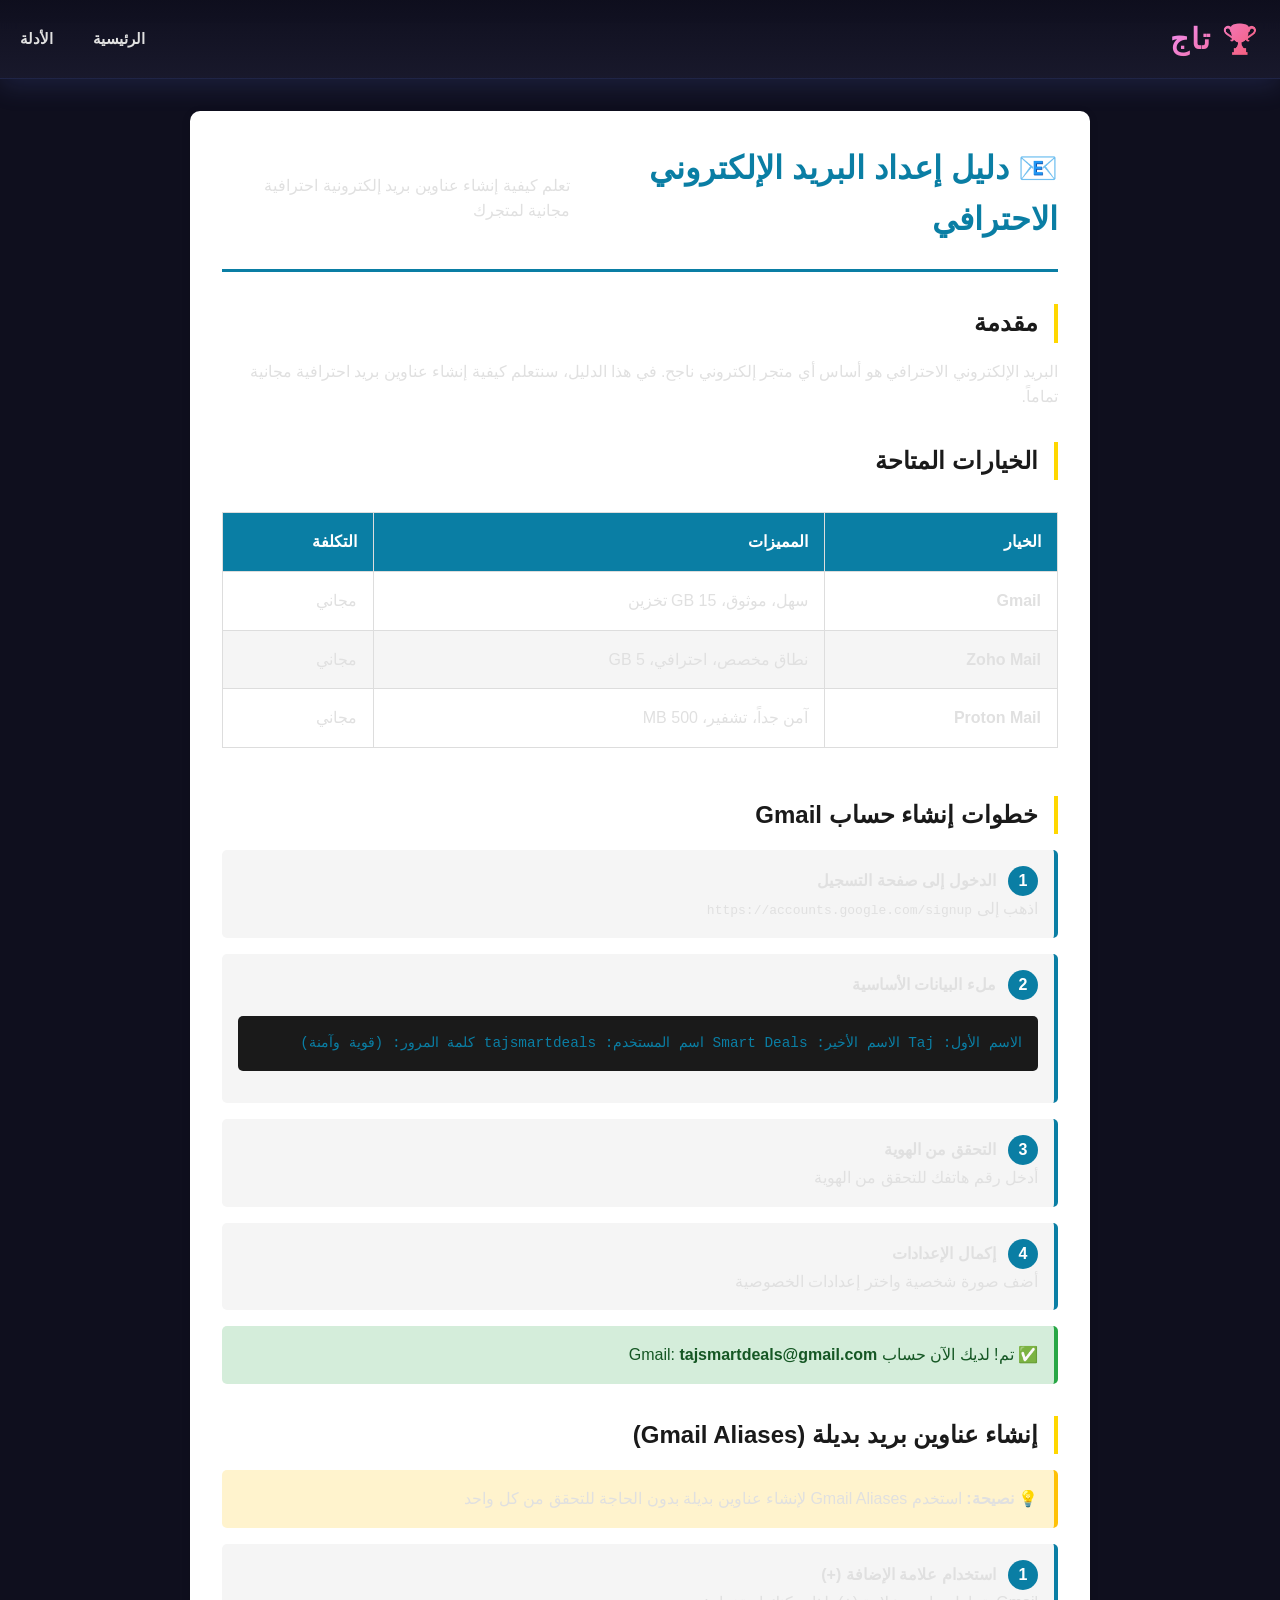
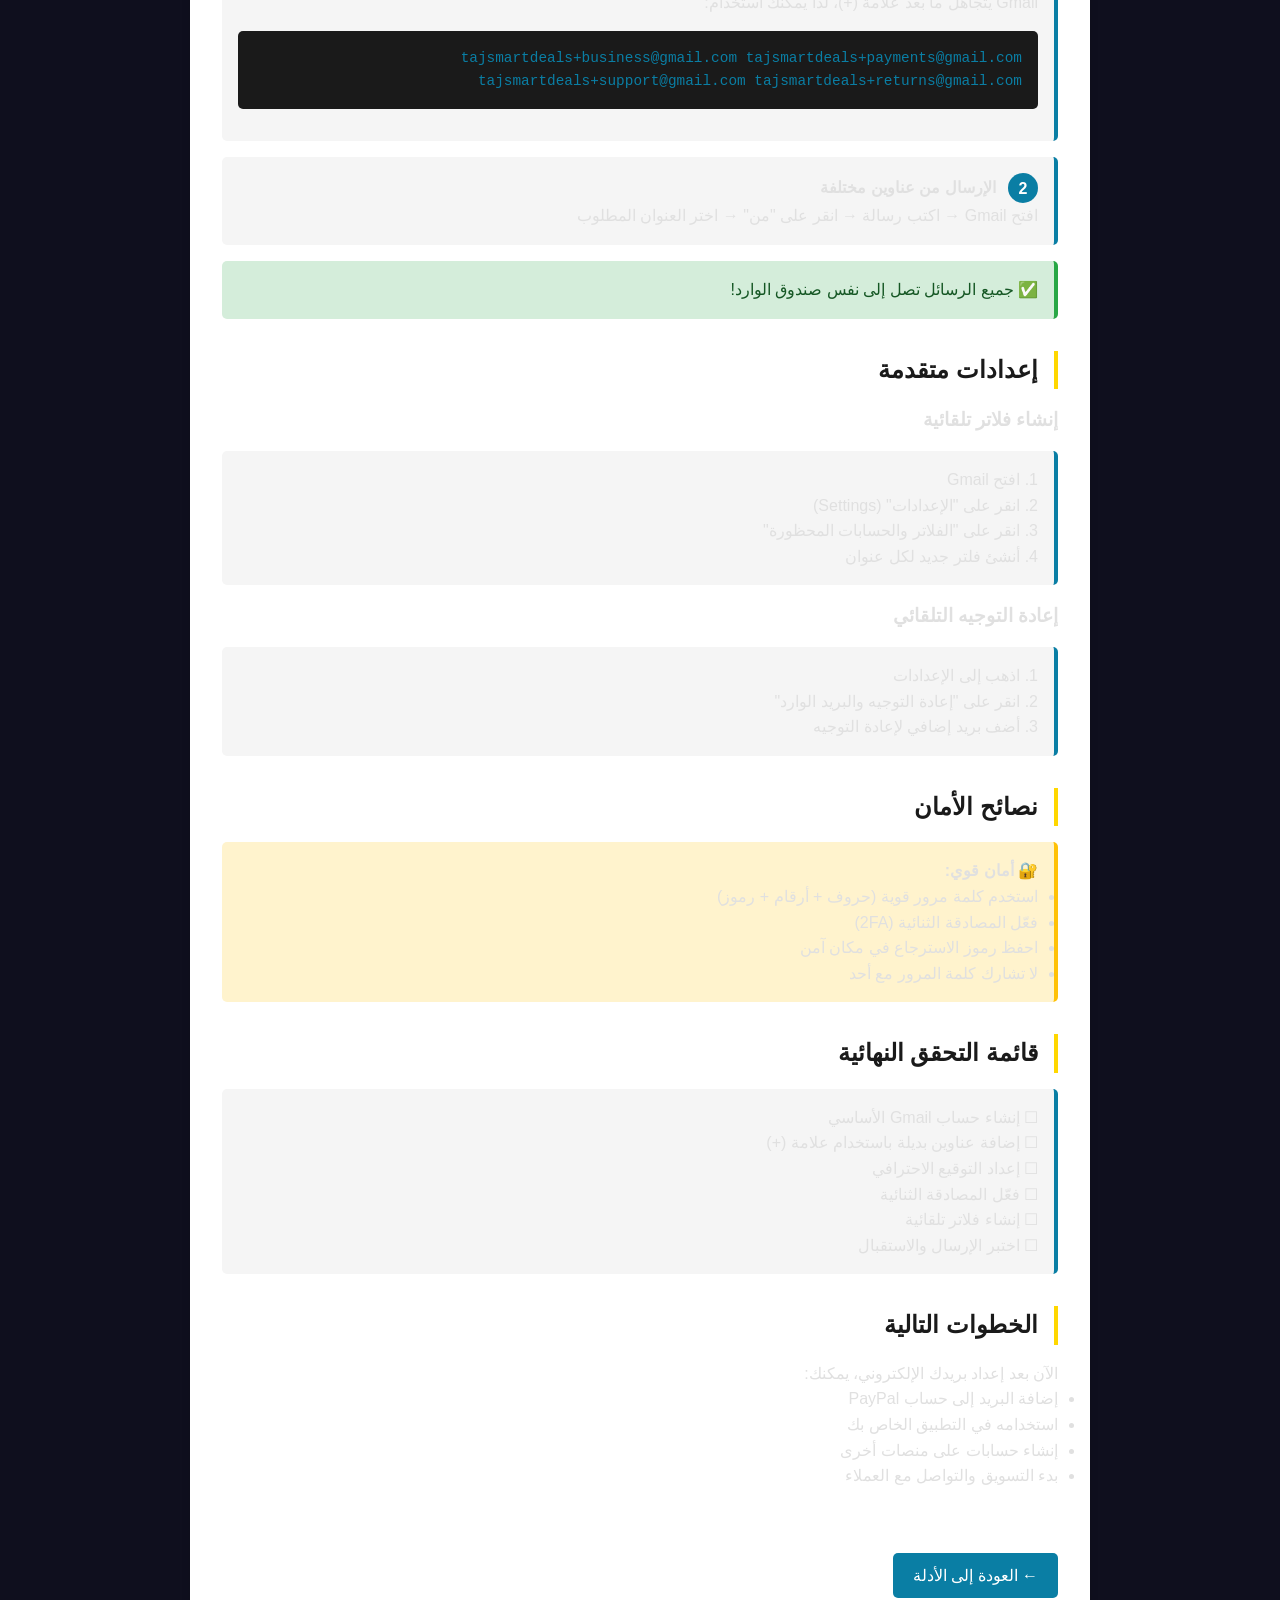
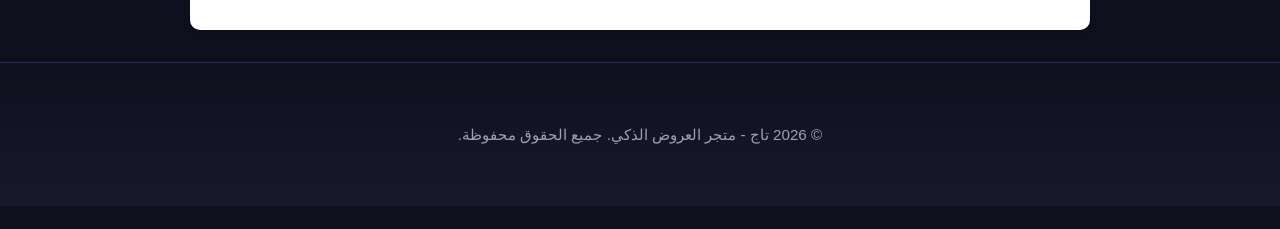
<file: guides/email-setup.html>
<!DOCTYPE html>
<html lang="ar" dir="rtl">
<head>
    <meta charset="UTF-8">
    <meta name="viewport" content="width=device-width, initial-scale=1.0">
    <meta name="description" content="دليل شامل لإنشاء عناوين بريد إلكترونية احترافية مجانية">
    <title>دليل إعداد البريد الإلكتروني - تاج</title>
    <link rel="stylesheet" href="../styles.css">
    <style>
        .guide-content {
            max-width: 900px;
            margin: 2rem auto;
            padding: 2rem;
            background: white;
            border-radius: 10px;
            box-shadow: 0 2px 10px rgba(0,0,0,0.1);
        }
        
        .guide-header {
            border-bottom: 3px solid #0a7ea4;
            padding-bottom: 1rem;
            margin-bottom: 2rem;
        }
        
        .guide-header h1 {
            color: #0a7ea4;
            margin-bottom: 0.5rem;
        }
        
        .guide-section {
            margin: 2rem 0;
        }
        
        .guide-section h2 {
            color: #1a1a1a;
            border-right: 4px solid #ffd700;
            padding-right: 1rem;
            margin-bottom: 1rem;
        }
        
        .step {
            background: #f5f5f5;
            padding: 1rem;
            margin: 1rem 0;
            border-radius: 5px;
            border-right: 4px solid #0a7ea4;
        }
        
        .step-number {
            background: #0a7ea4;
            color: white;
            width: 30px;
            height: 30px;
            border-radius: 50%;
            display: inline-flex;
            align-items: center;
            justify-content: center;
            font-weight: bold;
            margin-left: 0.5rem;
        }
        
        .code-block {
            background: #1a1a1a;
            color: #0a7ea4;
            padding: 1rem;
            border-radius: 5px;
            overflow-x: auto;
            margin: 1rem 0;
            font-family: 'Courier New', monospace;
            font-size: 0.9rem;
        }
        
        .table-responsive {
            overflow-x: auto;
            margin: 1rem 0;
        }
        
        table {
            width: 100%;
            border-collapse: collapse;
            margin: 1rem 0;
        }
        
        th, td {
            border: 1px solid #ddd;
            padding: 1rem;
            text-align: right;
        }
        
        th {
            background-color: #0a7ea4;
            color: white;
        }
        
        tr:nth-child(even) {
            background-color: #f5f5f5;
        }
        
        .highlight {
            background-color: #fff3cd;
            padding: 1rem;
            border-radius: 5px;
            border-right: 4px solid #ffc107;
            margin: 1rem 0;
        }
        
        .success {
            background-color: #d4edda;
            padding: 1rem;
            border-radius: 5px;
            border-right: 4px solid #28a745;
            margin: 1rem 0;
            color: #155724;
        }
        
        .back-link {
            display: inline-block;
            margin-top: 2rem;
            padding: 10px 20px;
            background-color: #0a7ea4;
            color: white;
            text-decoration: none;
            border-radius: 5px;
            transition: background-color 0.3s;
        }
        
        .back-link:hover {
            background-color: #085a7f;
        }
    </style>
</head>
<body>
    <!-- Navigation -->
    <nav class="navbar">
        <div class="container">
            <div class="nav-brand">
                <h1>🏆 تاج</h1>
            </div>
            <ul class="nav-links">
                <li><a href="../index.html">الرئيسية</a></li>
                <li><a href="../index.html#guides">الأدلة</a></li>
            </ul>
        </div>
    </nav>

    <!-- Guide Content -->
    <div class="container">
        <div class="guide-content">
            <div class="guide-header">
                <h1>📧 دليل إعداد البريد الإلكتروني الاحترافي</h1>
                <p>تعلم كيفية إنشاء عناوين بريد إلكترونية احترافية مجانية لمتجرك</p>
            </div>

            <!-- Introduction -->
            <div class="guide-section">
                <h2>مقدمة</h2>
                <p>البريد الإلكتروني الاحترافي هو أساس أي متجر إلكتروني ناجح. في هذا الدليل، سنتعلم كيفية إنشاء عناوين بريد احترافية مجانية تماماً.</p>
            </div>

            <!-- Options -->
            <div class="guide-section">
                <h2>الخيارات المتاحة</h2>
                <div class="table-responsive">
                    <table>
                        <thead>
                            <tr>
                                <th>الخيار</th>
                                <th>المميزات</th>
                                <th>التكلفة</th>
                            </tr>
                        </thead>
                        <tbody>
                            <tr>
                                <td><strong>Gmail</strong></td>
                                <td>سهل، موثوق، 15 GB تخزين</td>
                                <td>مجاني</td>
                            </tr>
                            <tr>
                                <td><strong>Zoho Mail</strong></td>
                                <td>نطاق مخصص، احترافي، 5 GB</td>
                                <td>مجاني</td>
                            </tr>
                            <tr>
                                <td><strong>Proton Mail</strong></td>
                                <td>آمن جداً، تشفير، 500 MB</td>
                                <td>مجاني</td>
                            </tr>
                        </tbody>
                    </table>
                </div>
            </div>

            <!-- Gmail Setup -->
            <div class="guide-section">
                <h2>خطوات إنشاء حساب Gmail</h2>
                
                <div class="step">
                    <span class="step-number">1</span>
                    <strong>الدخول إلى صفحة التسجيل</strong>
                    <p>اذهب إلى <code>https://accounts.google.com/signup</code></p>
                </div>

                <div class="step">
                    <span class="step-number">2</span>
                    <strong>ملء البيانات الأساسية</strong>
                    <div class="code-block">
الاسم الأول: Taj
الاسم الأخير: Smart Deals
اسم المستخدم: tajsmartdeals
كلمة المرور: (قوية وآمنة)
                    </div>
                </div>

                <div class="step">
                    <span class="step-number">3</span>
                    <strong>التحقق من الهوية</strong>
                    <p>أدخل رقم هاتفك للتحقق من الهوية</p>
                </div>

                <div class="step">
                    <span class="step-number">4</span>
                    <strong>إكمال الإعدادات</strong>
                    <p>أضف صورة شخصية واختر إعدادات الخصوصية</p>
                </div>

                <div class="success">
                    ✅ تم! لديك الآن حساب Gmail: <strong>tajsmartdeals@gmail.com</strong>
                </div>
            </div>

            <!-- Gmail Aliases -->
            <div class="guide-section">
                <h2>إنشاء عناوين بريد بديلة (Gmail Aliases)</h2>
                
                <div class="highlight">
                    💡 <strong>نصيحة:</strong> استخدم Gmail Aliases لإنشاء عناوين بديلة بدون الحاجة للتحقق من كل واحد
                </div>

                <div class="step">
                    <span class="step-number">1</span>
                    <strong>استخدام علامة الإضافة (+)</strong>
                    <p>Gmail يتجاهل ما بعد علامة (+)، لذا يمكنك استخدام:</p>
                    <div class="code-block">
tajsmartdeals+business@gmail.com
tajsmartdeals+payments@gmail.com
tajsmartdeals+support@gmail.com
tajsmartdeals+returns@gmail.com
                    </div>
                </div>

                <div class="step">
                    <span class="step-number">2</span>
                    <strong>الإرسال من عناوين مختلفة</strong>
                    <p>افتح Gmail → اكتب رسالة → انقر على "من" → اختر العنوان المطلوب</p>
                </div>

                <div class="success">
                    ✅ جميع الرسائل تصل إلى نفس صندوق الوارد!
                </div>
            </div>

            <!-- Advanced Setup -->
            <div class="guide-section">
                <h2>إعدادات متقدمة</h2>
                
                <h3>إنشاء فلاتر تلقائية</h3>
                <div class="step">
                    <p>1. افتح Gmail</p>
                    <p>2. انقر على "الإعدادات" (Settings)</p>
                    <p>3. انقر على "الفلاتر والحسابات المحظورة"</p>
                    <p>4. أنشئ فلتر جديد لكل عنوان</p>
                </div>

                <h3>إعادة التوجيه التلقائي</h3>
                <div class="step">
                    <p>1. اذهب إلى الإعدادات</p>
                    <p>2. انقر على "إعادة التوجيه والبريد الوارد"</p>
                    <p>3. أضف بريد إضافي لإعادة التوجيه</p>
                </div>
            </div>

            <!-- Security Tips -->
            <div class="guide-section">
                <h2>نصائح الأمان</h2>
                
                <div class="highlight">
                    🔐 <strong>أمان قوي:</strong>
                    <ul>
                        <li>استخدم كلمة مرور قوية (حروف + أرقام + رموز)</li>
                        <li>فعّل المصادقة الثنائية (2FA)</li>
                        <li>احفظ رموز الاسترجاع في مكان آمن</li>
                        <li>لا تشارك كلمة المرور مع أحد</li>
                    </ul>
                </div>
            </div>

            <!-- Checklist -->
            <div class="guide-section">
                <h2>قائمة التحقق النهائية</h2>
                <div class="step">
                    <p>☐ إنشاء حساب Gmail الأساسي</p>
                    <p>☐ إضافة عناوين بديلة باستخدام علامة (+)</p>
                    <p>☐ إعداد التوقيع الاحترافي</p>
                    <p>☐ فعّل المصادقة الثنائية</p>
                    <p>☐ إنشاء فلاتر تلقائية</p>
                    <p>☐ اختبر الإرسال والاستقبال</p>
                </div>
            </div>

            <!-- Next Steps -->
            <div class="guide-section">
                <h2>الخطوات التالية</h2>
                <p>الآن بعد إعداد بريدك الإلكتروني، يمكنك:</p>
                <ul>
                    <li>إضافة البريد إلى حساب PayPal</li>
                    <li>استخدامه في التطبيق الخاص بك</li>
                    <li>إنشاء حسابات على منصات أخرى</li>
                    <li>بدء التسويق والتواصل مع العملاء</li>
                </ul>
            </div>

            <a href="../index.html#guides" class="back-link">← العودة إلى الأدلة</a>
        </div>
    </div>

    <!-- Footer -->
    <footer class="footer">
        <div class="container">
            <p>&copy; 2026 تاج - متجر العروض الذكي. جميع الحقوق محفوظة.</p>
        </div>
    </footer>

    <script src="../script.js"></script>
</body>
</html>
</file>
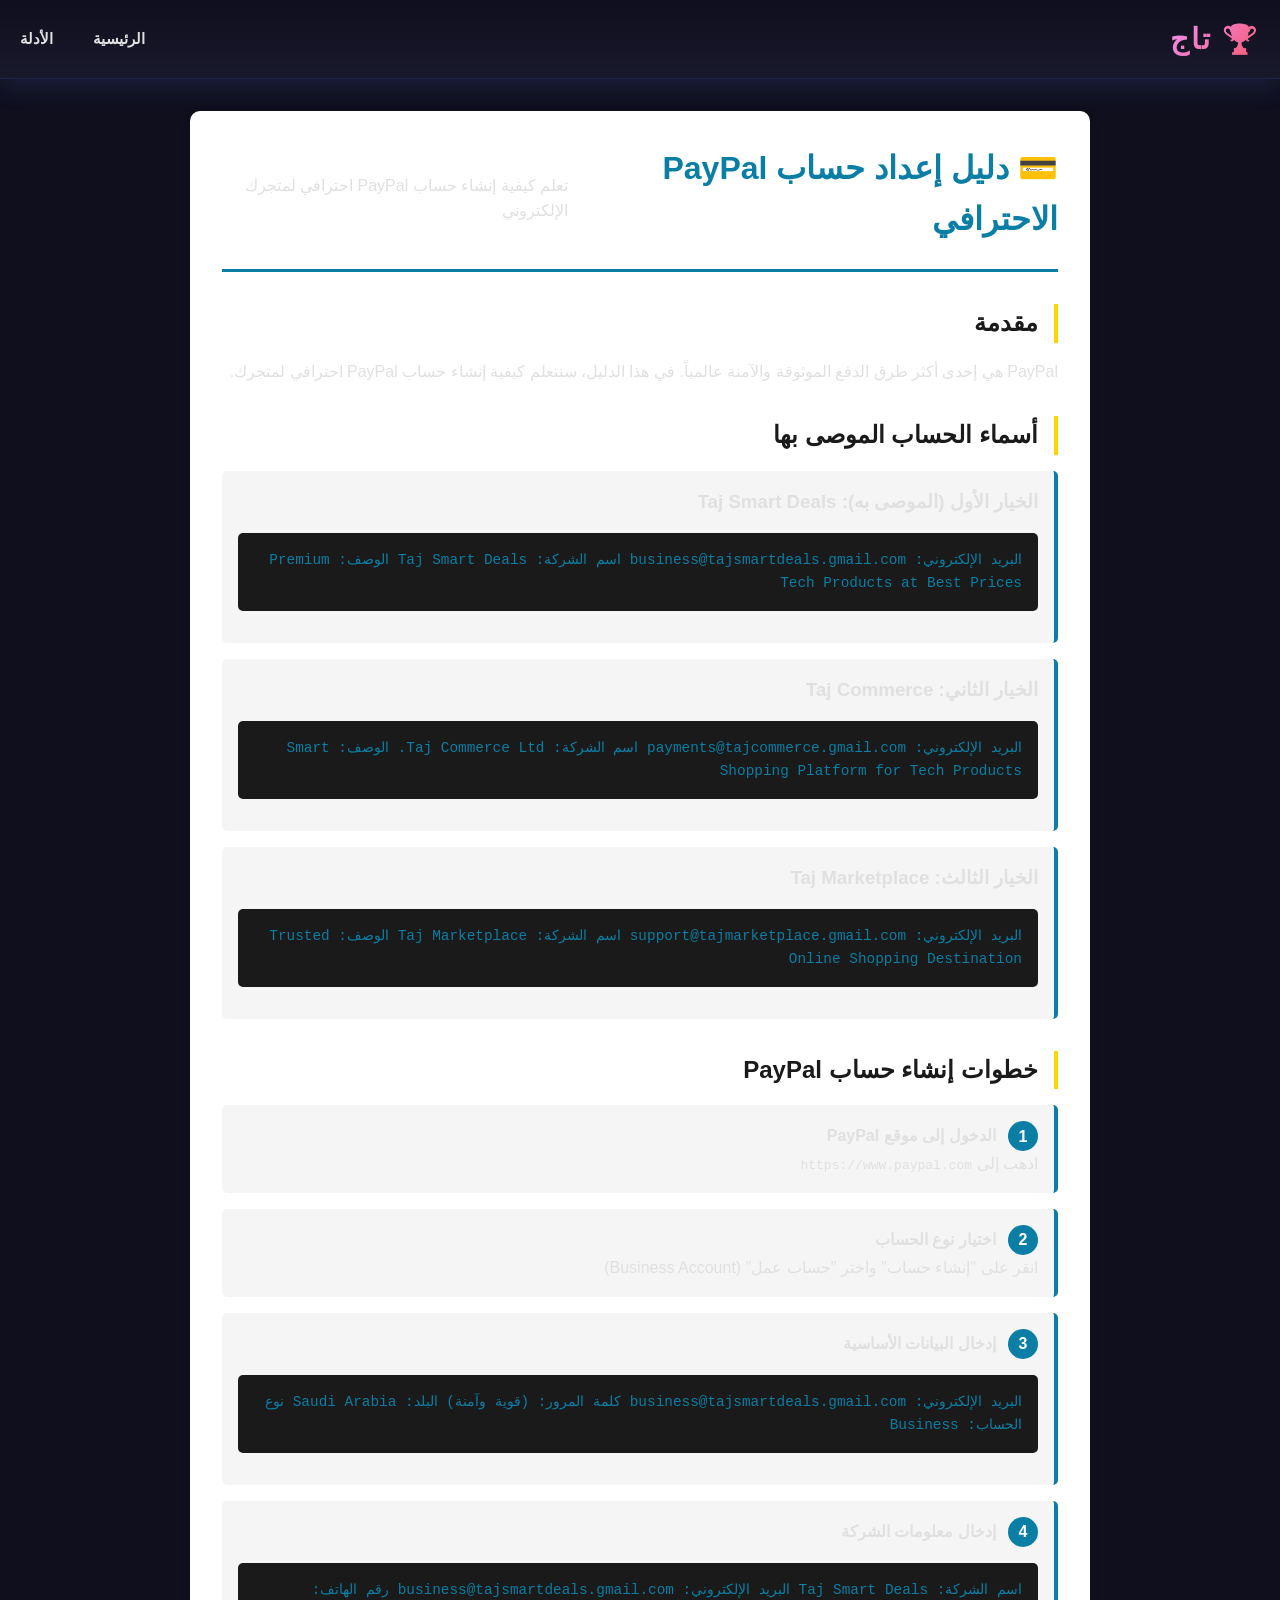
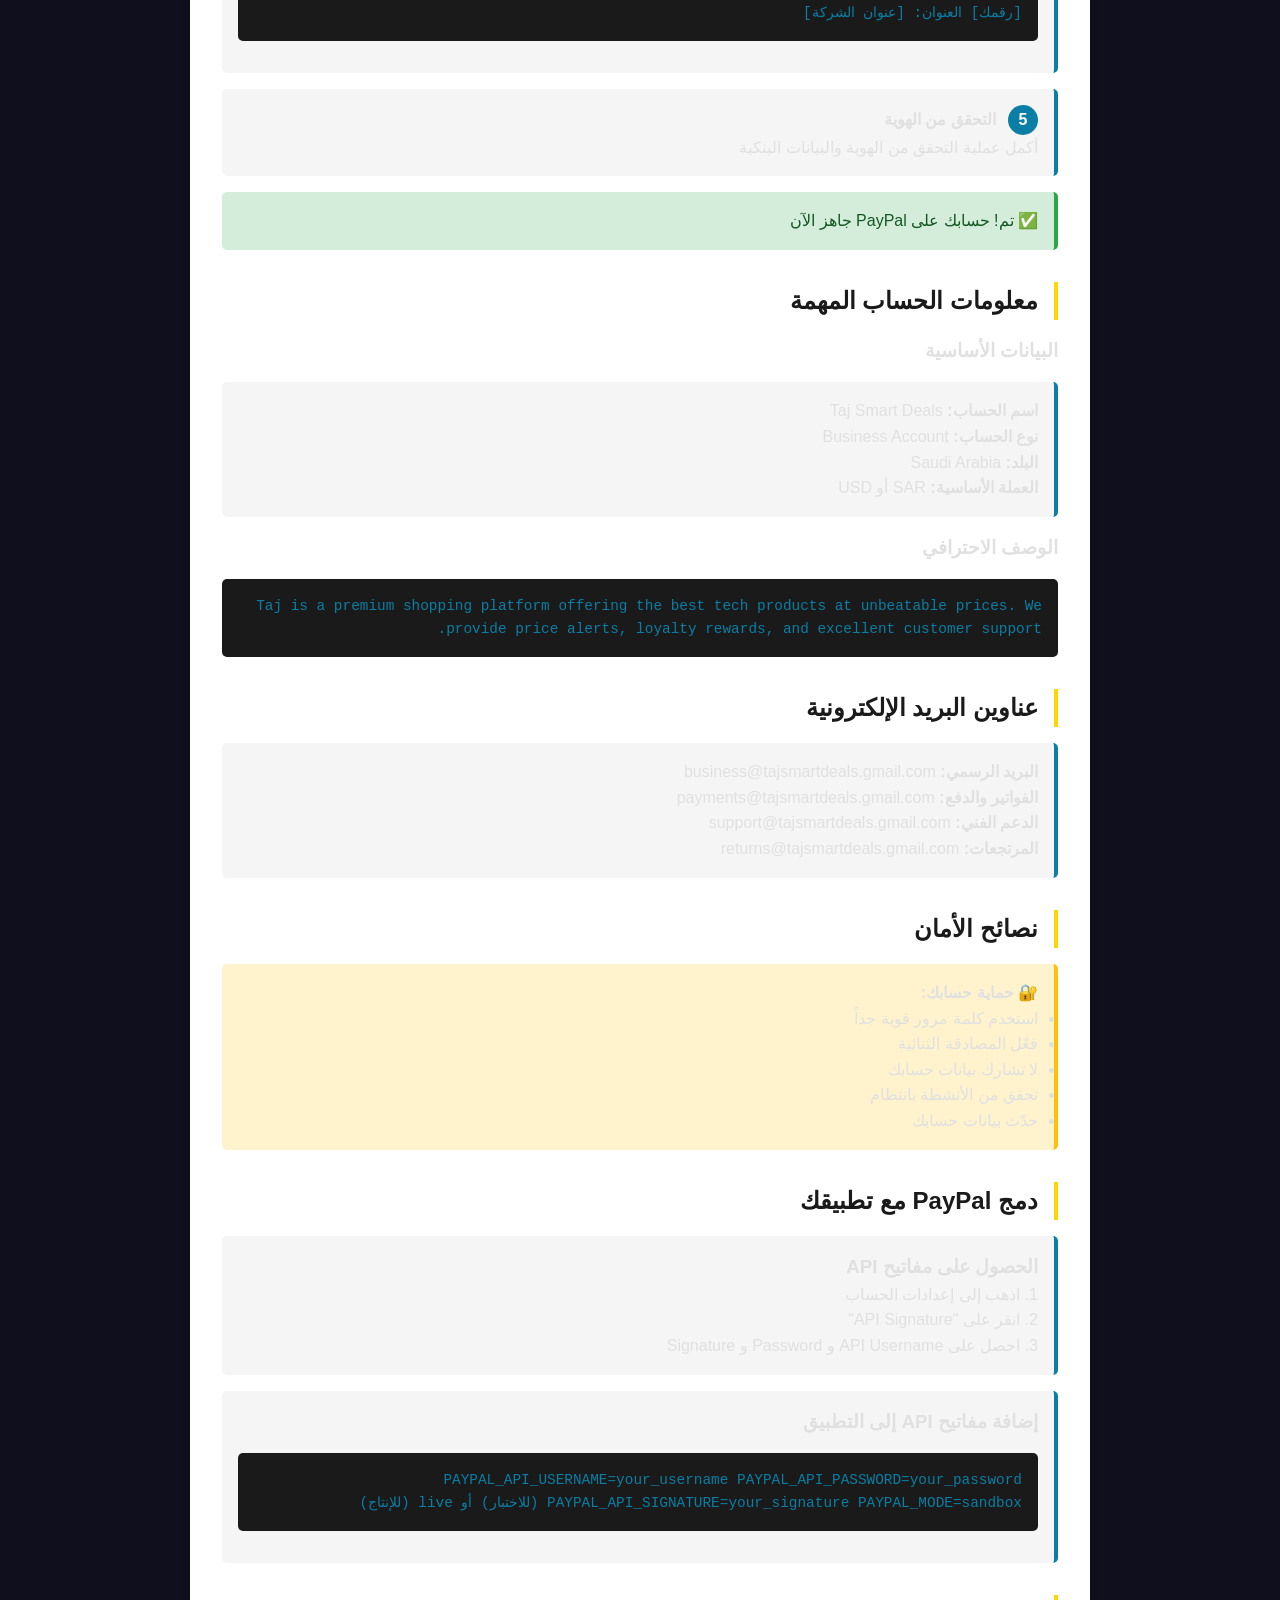
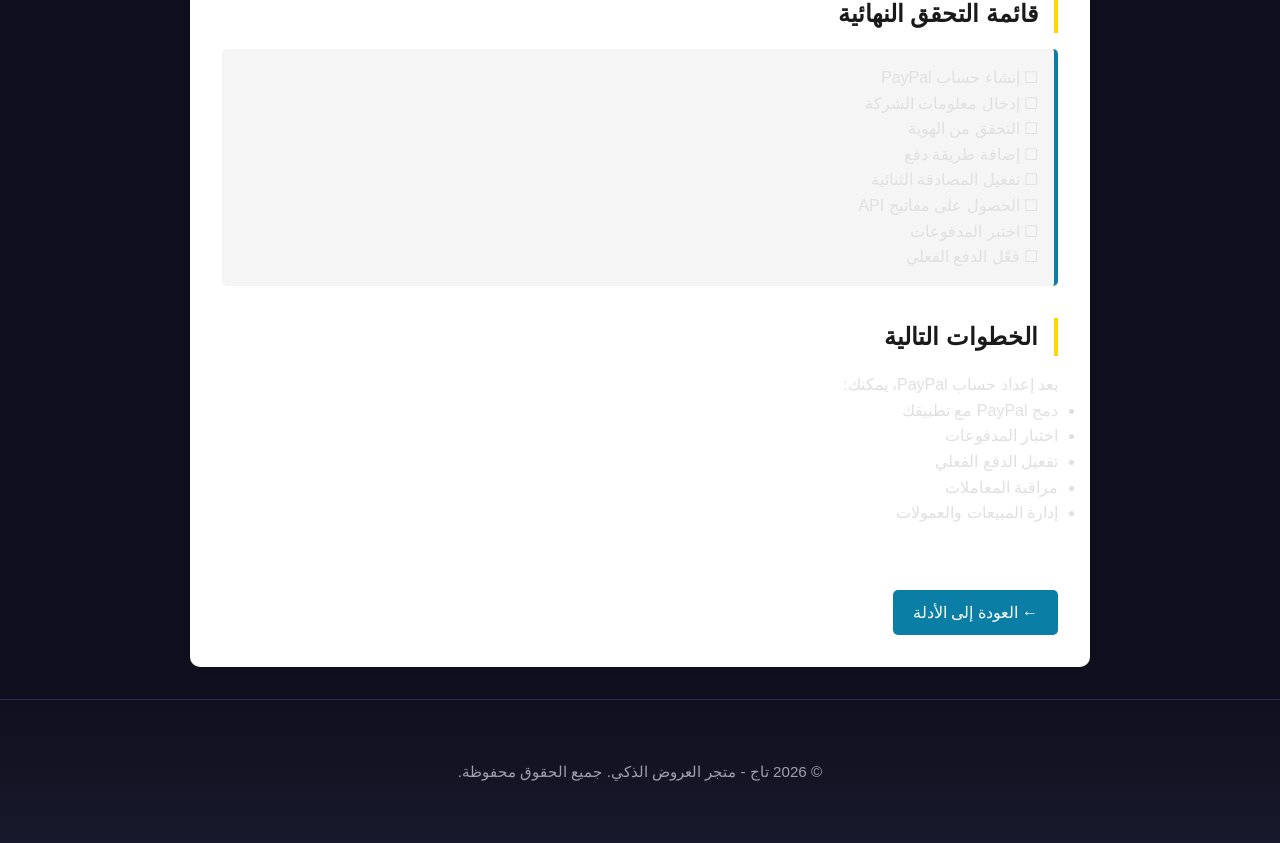
<file: guides/paypal-setup.html>
<!DOCTYPE html>
<html lang="ar" dir="rtl">
<head>
    <meta charset="UTF-8">
    <meta name="viewport" content="width=device-width, initial-scale=1.0">
    <meta name="description" content="دليل شامل لإعداد حساب PayPal احترافي للمتاجر الإلكترونية">
    <title>دليل إعداد PayPal - تاج</title>
    <link rel="stylesheet" href="../styles.css">
    <style>
        .guide-content {
            max-width: 900px;
            margin: 2rem auto;
            padding: 2rem;
            background: white;
            border-radius: 10px;
            box-shadow: 0 2px 10px rgba(0,0,0,0.1);
        }
        
        .guide-header {
            border-bottom: 3px solid #0a7ea4;
            padding-bottom: 1rem;
            margin-bottom: 2rem;
        }
        
        .guide-header h1 {
            color: #0a7ea4;
            margin-bottom: 0.5rem;
        }
        
        .guide-section {
            margin: 2rem 0;
        }
        
        .guide-section h2 {
            color: #1a1a1a;
            border-right: 4px solid #ffd700;
            padding-right: 1rem;
            margin-bottom: 1rem;
        }
        
        .step {
            background: #f5f5f5;
            padding: 1rem;
            margin: 1rem 0;
            border-radius: 5px;
            border-right: 4px solid #0a7ea4;
        }
        
        .step-number {
            background: #0a7ea4;
            color: white;
            width: 30px;
            height: 30px;
            border-radius: 50%;
            display: inline-flex;
            align-items: center;
            justify-content: center;
            font-weight: bold;
            margin-left: 0.5rem;
        }
        
        .code-block {
            background: #1a1a1a;
            color: #0a7ea4;
            padding: 1rem;
            border-radius: 5px;
            overflow-x: auto;
            margin: 1rem 0;
            font-family: 'Courier New', monospace;
            font-size: 0.9rem;
        }
        
        .highlight {
            background-color: #fff3cd;
            padding: 1rem;
            border-radius: 5px;
            border-right: 4px solid #ffc107;
            margin: 1rem 0;
        }
        
        .success {
            background-color: #d4edda;
            padding: 1rem;
            border-radius: 5px;
            border-right: 4px solid #28a745;
            margin: 1rem 0;
            color: #155724;
        }
        
        .back-link {
            display: inline-block;
            margin-top: 2rem;
            padding: 10px 20px;
            background-color: #0a7ea4;
            color: white;
            text-decoration: none;
            border-radius: 5px;
            transition: background-color 0.3s;
        }
        
        .back-link:hover {
            background-color: #085a7f;
        }
    </style>
</head>
<body>
    <!-- Navigation -->
    <nav class="navbar">
        <div class="container">
            <div class="nav-brand">
                <h1>🏆 تاج</h1>
            </div>
            <ul class="nav-links">
                <li><a href="../index.html">الرئيسية</a></li>
                <li><a href="../index.html#guides">الأدلة</a></li>
            </ul>
        </div>
    </nav>

    <!-- Guide Content -->
    <div class="container">
        <div class="guide-content">
            <div class="guide-header">
                <h1>💳 دليل إعداد حساب PayPal الاحترافي</h1>
                <p>تعلم كيفية إنشاء حساب PayPal احترافي لمتجرك الإلكتروني</p>
            </div>

            <!-- Introduction -->
            <div class="guide-section">
                <h2>مقدمة</h2>
                <p>PayPal هي إحدى أكثر طرق الدفع الموثوقة والآمنة عالمياً. في هذا الدليل، سنتعلم كيفية إنشاء حساب PayPal احترافي لمتجرك.</p>
            </div>

            <!-- Recommended Names -->
            <div class="guide-section">
                <h2>أسماء الحساب الموصى بها</h2>
                
                <div class="step">
                    <h3>الخيار الأول (الموصى به): Taj Smart Deals</h3>
                    <div class="code-block">
البريد الإلكتروني: business@tajsmartdeals.gmail.com
اسم الشركة: Taj Smart Deals
الوصف: Premium Tech Products at Best Prices
                    </div>
                </div>

                <div class="step">
                    <h3>الخيار الثاني: Taj Commerce</h3>
                    <div class="code-block">
البريد الإلكتروني: payments@tajcommerce.gmail.com
اسم الشركة: Taj Commerce Ltd.
الوصف: Smart Shopping Platform for Tech Products
                    </div>
                </div>

                <div class="step">
                    <h3>الخيار الثالث: Taj Marketplace</h3>
                    <div class="code-block">
البريد الإلكتروني: support@tajmarketplace.gmail.com
اسم الشركة: Taj Marketplace
الوصف: Trusted Online Shopping Destination
                    </div>
                </div>
            </div>

            <!-- PayPal Setup Steps -->
            <div class="guide-section">
                <h2>خطوات إنشاء حساب PayPal</h2>
                
                <div class="step">
                    <span class="step-number">1</span>
                    <strong>الدخول إلى موقع PayPal</strong>
                    <p>اذهب إلى <code>https://www.paypal.com</code></p>
                </div>

                <div class="step">
                    <span class="step-number">2</span>
                    <strong>اختيار نوع الحساب</strong>
                    <p>انقر على "إنشاء حساب" واختر "حساب عمل" (Business Account)</p>
                </div>

                <div class="step">
                    <span class="step-number">3</span>
                    <strong>إدخال البيانات الأساسية</strong>
                    <div class="code-block">
البريد الإلكتروني: business@tajsmartdeals.gmail.com
كلمة المرور: (قوية وآمنة)
البلد: Saudi Arabia
نوع الحساب: Business
                    </div>
                </div>

                <div class="step">
                    <span class="step-number">4</span>
                    <strong>إدخال معلومات الشركة</strong>
                    <div class="code-block">
اسم الشركة: Taj Smart Deals
البريد الإلكتروني: business@tajsmartdeals.gmail.com
رقم الهاتف: [رقمك]
العنوان: [عنوان الشركة]
                    </div>
                </div>

                <div class="step">
                    <span class="step-number">5</span>
                    <strong>التحقق من الهوية</strong>
                    <p>أكمل عملية التحقق من الهوية والبيانات البنكية</p>
                </div>

                <div class="success">
                    ✅ تم! حسابك على PayPal جاهز الآن
                </div>
            </div>

            <!-- Account Information -->
            <div class="guide-section">
                <h2>معلومات الحساب المهمة</h2>
                
                <h3>البيانات الأساسية</h3>
                <div class="step">
                    <p><strong>اسم الحساب:</strong> Taj Smart Deals</p>
                    <p><strong>نوع الحساب:</strong> Business Account</p>
                    <p><strong>البلد:</strong> Saudi Arabia</p>
                    <p><strong>العملة الأساسية:</strong> SAR أو USD</p>
                </div>

                <h3>الوصف الاحترافي</h3>
                <div class="code-block">
Taj is a premium shopping platform offering the best tech products 
at unbeatable prices. We provide price alerts, loyalty rewards, 
and excellent customer support.
                </div>
            </div>

            <!-- Email Addresses -->
            <div class="guide-section">
                <h2>عناوين البريد الإلكترونية</h2>
                
                <div class="step">
                    <p><strong>البريد الرسمي:</strong> business@tajsmartdeals.gmail.com</p>
                    <p><strong>الفواتير والدفع:</strong> payments@tajsmartdeals.gmail.com</p>
                    <p><strong>الدعم الفني:</strong> support@tajsmartdeals.gmail.com</p>
                    <p><strong>المرتجعات:</strong> returns@tajsmartdeals.gmail.com</p>
                </div>
            </div>

            <!-- Security Tips -->
            <div class="guide-section">
                <h2>نصائح الأمان</h2>
                
                <div class="highlight">
                    🔐 <strong>حماية حسابك:</strong>
                    <ul>
                        <li>استخدم كلمة مرور قوية جداً</li>
                        <li>فعّل المصادقة الثنائية</li>
                        <li>لا تشارك بيانات حسابك</li>
                        <li>تحقق من الأنشطة بانتظام</li>
                        <li>حدّث بيانات حسابك</li>
                    </ul>
                </div>
            </div>

            <!-- Integration -->
            <div class="guide-section">
                <h2>دمج PayPal مع تطبيقك</h2>
                
                <div class="step">
                    <h3>الحصول على مفاتيح API</h3>
                    <p>1. اذهب إلى إعدادات الحساب</p>
                    <p>2. انقر على "API Signature"</p>
                    <p>3. احصل على API Username و Password و Signature</p>
                </div>

                <div class="step">
                    <h3>إضافة مفاتيح API إلى التطبيق</h3>
                    <div class="code-block">
PAYPAL_API_USERNAME=your_username
PAYPAL_API_PASSWORD=your_password
PAYPAL_API_SIGNATURE=your_signature
PAYPAL_MODE=sandbox (للاختبار) أو live (للإنتاج)
                    </div>
                </div>
            </div>

            <!-- Checklist -->
            <div class="guide-section">
                <h2>قائمة التحقق النهائية</h2>
                <div class="step">
                    <p>☐ إنشاء حساب PayPal</p>
                    <p>☐ إدخال معلومات الشركة</p>
                    <p>☐ التحقق من الهوية</p>
                    <p>☐ إضافة طريقة دفع</p>
                    <p>☐ تفعيل المصادقة الثنائية</p>
                    <p>☐ الحصول على مفاتيح API</p>
                    <p>☐ اختبر المدفوعات</p>
                    <p>☐ فعّل الدفع الفعلي</p>
                </div>
            </div>

            <!-- Next Steps -->
            <div class="guide-section">
                <h2>الخطوات التالية</h2>
                <p>بعد إعداد حساب PayPal، يمكنك:</p>
                <ul>
                    <li>دمج PayPal مع تطبيقك</li>
                    <li>اختبار المدفوعات</li>
                    <li>تفعيل الدفع الفعلي</li>
                    <li>مراقبة المعاملات</li>
                    <li>إدارة المبيعات والعمولات</li>
                </ul>
            </div>

            <a href="../index.html#guides" class="back-link">← العودة إلى الأدلة</a>
        </div>
    </div>

    <!-- Footer -->
    <footer class="footer">
        <div class="container">
            <p>&copy; 2026 تاج - متجر العروض الذكي. جميع الحقوق محفوظة.</p>
        </div>
    </footer>

    <script src="../script.js"></script>
</body>
</html>
</file>
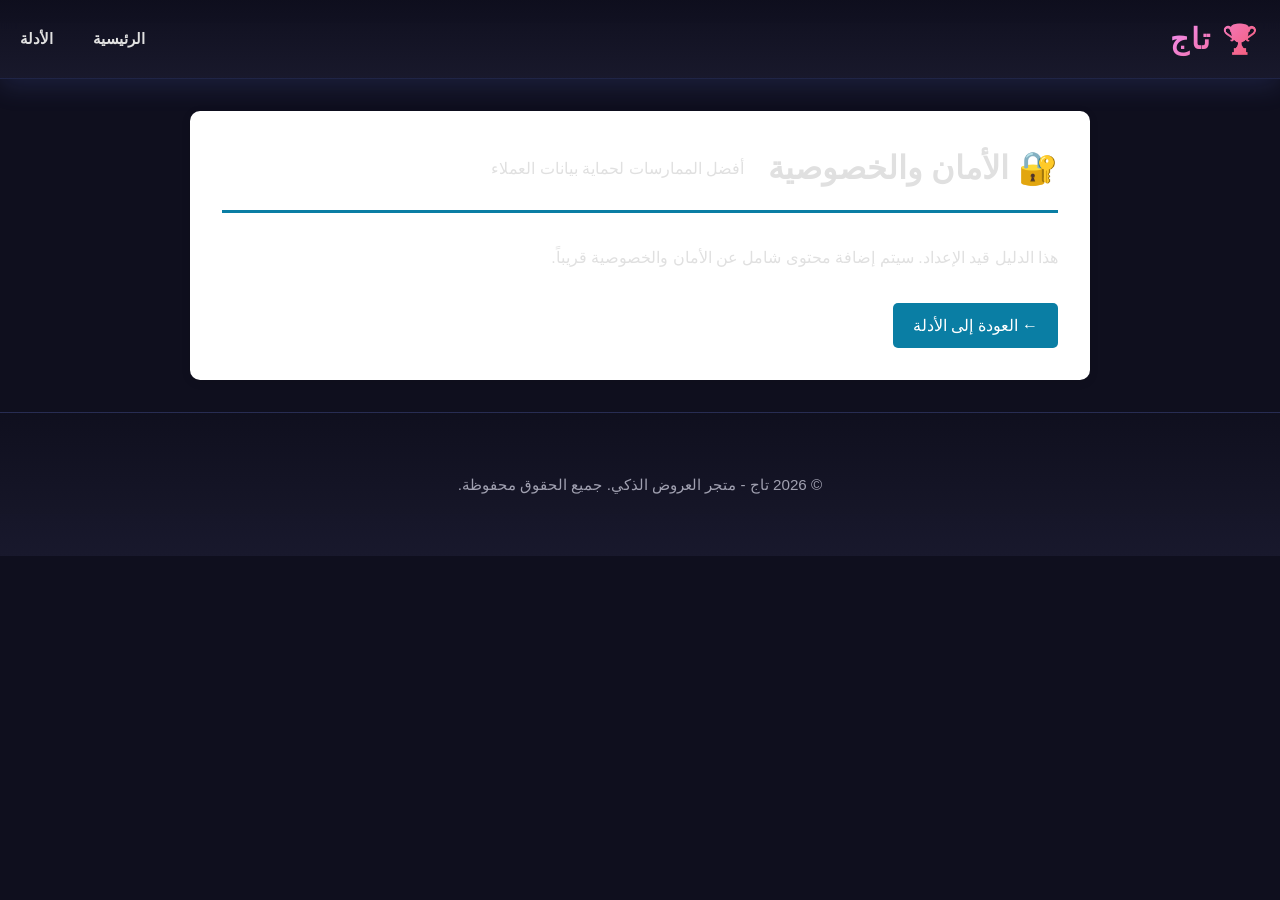
<file: guides/security.html>
<!DOCTYPE html>
<html lang="ar" dir="rtl">
<head>
    <meta charset="UTF-8">
    <meta name="viewport" content="width=device-width, initial-scale=1.0">
    <title>الأمان والخصوصية - تاج</title>
    <link rel="stylesheet" href="../styles.css">
    <style>
        .guide-content {
            max-width: 900px;
            margin: 2rem auto;
            padding: 2rem;
            background: white;
            border-radius: 10px;
            box-shadow: 0 2px 10px rgba(0,0,0,0.1);
        }
        .guide-header {
            border-bottom: 3px solid #0a7ea4;
            padding-bottom: 1rem;
            margin-bottom: 2rem;
        }
        .back-link {
            display: inline-block;
            margin-top: 2rem;
            padding: 10px 20px;
            background-color: #0a7ea4;
            color: white;
            text-decoration: none;
            border-radius: 5px;
        }
    </style>
</head>
<body>
    <nav class="navbar">
        <div class="container">
            <div class="nav-brand"><h1>🏆 تاج</h1></div>
            <ul class="nav-links">
                <li><a href="../index.html">الرئيسية</a></li>
                <li><a href="../index.html#guides">الأدلة</a></li>
            </ul>
        </div>
    </nav>

    <div class="container">
        <div class="guide-content">
            <div class="guide-header">
                <h1>🔐 الأمان والخصوصية</h1>
                <p>أفضل الممارسات لحماية بيانات العملاء</p>
            </div>
            <p>هذا الدليل قيد الإعداد. سيتم إضافة محتوى شامل عن الأمان والخصوصية قريباً.</p>
            <a href="../index.html#guides" class="back-link">← العودة إلى الأدلة</a>
        </div>
    </div>

    <footer class="footer">
        <div class="container">
            <p>&copy; 2026 تاج - متجر العروض الذكي. جميع الحقوق محفوظة.</p>
        </div>
    </footer>
</body>
</html>
</file>
<file: styles.css>
/* ===========================
   Modern Design - New Color Scheme
   =========================== */

* {
    margin: 0;
    padding: 0;
    box-sizing: border-box;
}

:root {
    /* Modern Color Palette */
    --primary-gradient: linear-gradient(135deg, #667eea 0%, #764ba2 100%);
    --secondary-gradient: linear-gradient(135deg, #f093fb 0%, #f5576c 100%);
    --dark-bg: #0f0f1e;
    --card-bg: #1a1a2e;
    --text-light: #e0e0e0;
    --text-dark: #0f0f1e;
    --accent-cyan: #00d4ff;
    --accent-pink: #ff006e;
    --accent-gold: #ffd700;
    --success: #00ff88;
    --warning: #ffaa00;
    --error: #ff3366;
    
    /* Shadows */
    --shadow-sm: 0 2px 8px rgba(0, 0, 0, 0.2);
    --shadow-md: 0 8px 24px rgba(102, 126, 234, 0.15);
    --shadow-lg: 0 16px 48px rgba(102, 126, 234, 0.25);
    --glow: 0 0 20px rgba(102, 126, 234, 0.4);
}

html {
    scroll-behavior: smooth;
}

body {
    font-family: 'Segoe UI', 'Cairo', Tahoma, Geneva, Verdana, sans-serif;
    line-height: 1.6;
    color: var(--text-light);
    background: var(--dark-bg);
    overflow-x: hidden;
}

.container {
    max-width: 1400px;
    margin: 0 auto;
    padding: 0 20px;
}

/* ===========================
   Navigation Bar - Modern
   =========================== */

.navbar {
    background: linear-gradient(180deg, rgba(15, 15, 30, 0.95) 0%, rgba(26, 26, 46, 0.9) 100%);
    backdrop-filter: blur(10px);
    border-bottom: 1px solid rgba(102, 126, 234, 0.2);
    padding: 1rem 0;
    position: sticky;
    top: 0;
    z-index: 1000;
    box-shadow: var(--shadow-md);
}

.navbar .container {
    display: flex;
    justify-content: space-between;
    align-items: center;
}

.nav-brand h1 {
    font-size: 1.8rem;
    font-weight: 700;
    background: var(--secondary-gradient);
    -webkit-background-clip: text;
    -webkit-text-fill-color: transparent;
    background-clip: text;
    letter-spacing: 2px;
}

.nav-brand p {
    font-size: 0.8rem;
    color: var(--accent-cyan);
    margin-top: 0.2rem;
}

.nav-links {
    display: flex;
    list-style: none;
    gap: 2.5rem;
}

.nav-links a {
    color: var(--text-light);
    text-decoration: none;
    font-weight: 600;
    transition: all 0.3s ease;
    position: relative;
    font-size: 0.95rem;
}

.nav-links a:hover,
.nav-links a.active {
    color: var(--accent-cyan);
    text-shadow: 0 0 10px rgba(0, 212, 255, 0.5);
}

.nav-links a::after {
    content: '';
    position: absolute;
    bottom: -5px;
    right: 0;
    width: 0;
    height: 2px;
    background: var(--secondary-gradient);
    transition: width 0.3s ease;
}

.nav-links a:hover::after,
.nav-links a.active::after {
    width: 100%;
}

/* ===========================
   Hero Section - Modern
   =========================== */

.hero {
    display: grid;
    grid-template-columns: 1fr 1fr;
    align-items: center;
    gap: 4rem;
    padding: 6rem 0;
    background: linear-gradient(135deg, rgba(102, 126, 234, 0.1) 0%, rgba(240, 147, 251, 0.05) 100%);
    border-radius: 20px;
    margin: 2rem 0;
}

.hero-content h1 {
    font-size: 3.5rem;
    color: var(--text-light);
    margin-bottom: 1.5rem;
    line-height: 1.2;
    background: var(--secondary-gradient);
    -webkit-background-clip: text;
    -webkit-text-fill-color: transparent;
    background-clip: text;
}

.hero-content p {
    font-size: 1.2rem;
    color: #a0a0b0;
    margin-bottom: 2rem;
    line-height: 1.8;
}

.hero-buttons {
    display: flex;
    gap: 1.5rem;
    flex-wrap: wrap;
}

.btn {
    padding: 14px 35px;
    border-radius: 50px;
    text-decoration: none;
    font-weight: 700;
    transition: all 0.3s ease;
    display: inline-block;
    cursor: pointer;
    border: none;
    font-size: 1rem;
    letter-spacing: 0.5px;
}

.btn-primary {
    background: var(--primary-gradient);
    color: white;
    box-shadow: var(--shadow-lg);
}

.btn-primary:hover {
    transform: translateY(-3px);
    box-shadow: 0 0 30px rgba(102, 126, 234, 0.6);
}

.btn-secondary {
    background: transparent;
    color: var(--accent-cyan);
    border: 2px solid var(--accent-cyan);
}

.btn-secondary:hover {
    background: rgba(0, 212, 255, 0.1);
    box-shadow: 0 0 20px rgba(0, 212, 255, 0.4);
}

.hero-graphic {
    display: grid;
    grid-template-columns: 1fr 1fr;
    gap: 2rem;
}

.graphic-item {
    font-size: 4.5rem;
    text-align: center;
    padding: 2.5rem;
    background: linear-gradient(135deg, rgba(102, 126, 234, 0.2) 0%, rgba(240, 147, 251, 0.1) 100%);
    border-radius: 15px;
    border: 1px solid rgba(102, 126, 234, 0.3);
    animation: float 3s ease-in-out infinite;
    transition: all 0.3s ease;
}

.graphic-item:hover {
    transform: translateY(-10px);
    border-color: var(--accent-cyan);
    box-shadow: 0 0 20px rgba(0, 212, 255, 0.3);
}

.graphic-item:nth-child(2) {
    animation-delay: 0.5s;
}

.graphic-item:nth-child(3) {
    animation-delay: 1s;
}

.graphic-item:nth-child(4) {
    animation-delay: 1.5s;
}

@keyframes float {
    0%, 100% {
        transform: translateY(0px);
    }
    50% {
        transform: translateY(-25px);
    }
}

/* ===========================
   Features Section
   =========================== */

.features {
    padding: 6rem 0;
    background: var(--dark-bg);
}

.features h2 {
    text-align: center;
    font-size: 2.8rem;
    color: var(--text-light);
    margin-bottom: 4rem;
    background: var(--secondary-gradient);
    -webkit-background-clip: text;
    -webkit-text-fill-color: transparent;
    background-clip: text;
}

.features-grid {
    display: grid;
    grid-template-columns: repeat(auto-fit, minmax(320px, 1fr));
    gap: 2.5rem;
}

.feature-card {
    background: linear-gradient(135deg, rgba(102, 126, 234, 0.15) 0%, rgba(240, 147, 251, 0.05) 100%);
    padding: 2.5rem;
    border-radius: 15px;
    text-align: center;
    transition: all 0.3s ease;
    border: 1px solid rgba(102, 126, 234, 0.2);
    position: relative;
    overflow: hidden;
}

.feature-card::before {
    content: '';
    position: absolute;
    top: 0;
    left: 0;
    right: 0;
    height: 3px;
    background: var(--secondary-gradient);
    transform: scaleX(0);
    transform-origin: left;
    transition: transform 0.3s ease;
}

.feature-card:hover {
    transform: translateY(-15px);
    border-color: var(--accent-cyan);
    box-shadow: var(--shadow-lg), 0 0 20px rgba(0, 212, 255, 0.2);
}

.feature-card:hover::before {
    transform: scaleX(1);
}

.feature-icon {
    font-size: 3.5rem;
    margin-bottom: 1rem;
    display: inline-block;
}

.feature-card h3 {
    font-size: 1.4rem;
    color: var(--text-light);
    margin-bottom: 1rem;
}

.feature-card p {
    color: #a0a0b0;
    font-size: 0.95rem;
    line-height: 1.6;
}

/* ===========================
   Guides Section
   =========================== */

.guides {
    padding: 6rem 0;
    background: linear-gradient(135deg, rgba(102, 126, 234, 0.05) 0%, rgba(240, 147, 251, 0.02) 100%);
}

.guides h2 {
    text-align: center;
    font-size: 2.8rem;
    color: var(--text-light);
    margin-bottom: 4rem;
    background: var(--secondary-gradient);
    -webkit-background-clip: text;
    -webkit-text-fill-color: transparent;
    background-clip: text;
}

.guides-grid {
    display: grid;
    grid-template-columns: repeat(auto-fit, minmax(340px, 1fr));
    gap: 2.5rem;
}

.guide-card {
    background: linear-gradient(135deg, rgba(26, 26, 46, 0.8) 0%, rgba(26, 26, 46, 0.6) 100%);
    border-radius: 15px;
    padding: 2.5rem;
    box-shadow: var(--shadow-md);
    transition: all 0.3s ease;
    display: flex;
    flex-direction: column;
    border: 1px solid rgba(102, 126, 234, 0.2);
    position: relative;
}

.guide-card::after {
    content: '';
    position: absolute;
    top: 0;
    right: 0;
    width: 100px;
    height: 100px;
    background: radial-gradient(circle, rgba(0, 212, 255, 0.1) 0%, transparent 70%);
    border-radius: 50%;
    pointer-events: none;
}

.guide-card:hover {
    transform: translateY(-12px);
    border-color: var(--accent-cyan);
    box-shadow: var(--shadow-lg), 0 0 30px rgba(0, 212, 255, 0.2);
}

.guide-header {
    display: flex;
    align-items: center;
    gap: 1.5rem;
    margin-bottom: 1.5rem;
}

.guide-icon {
    font-size: 2.8rem;
    min-width: 60px;
}

.guide-card h3 {
    color: var(--text-light);
    font-size: 1.3rem;
}

.guide-card p {
    color: #a0a0b0;
    margin: 1.5rem 0;
    flex-grow: 1;
    line-height: 1.6;
}

.guide-topics {
    display: flex;
    gap: 0.7rem;
    margin: 1.5rem 0;
    flex-wrap: wrap;
}

.topic {
    background: linear-gradient(135deg, rgba(102, 126, 234, 0.4) 0%, rgba(240, 147, 251, 0.3) 100%);
    color: var(--accent-cyan);
    padding: 5px 14px;
    border-radius: 20px;
    font-size: 0.8rem;
    font-weight: 600;
    border: 1px solid rgba(0, 212, 255, 0.3);
}

.guide-link {
    color: var(--accent-cyan);
    text-decoration: none;
    font-weight: 700;
    transition: all 0.3s ease;
    margin-top: 1rem;
    display: inline-block;
}

.guide-link:hover {
    color: var(--accent-pink);
    transform: translateX(8px);
}

/* ===========================
   Stats Section
   =========================== */

.stats {
    padding: 4rem 0;
    background: linear-gradient(135deg, rgba(102, 126, 234, 0.1) 0%, rgba(240, 147, 251, 0.05) 100%);
    border-radius: 20px;
    margin: 2rem 0;
}

.stats .container {
    display: grid;
    grid-template-columns: repeat(auto-fit, minmax(200px, 1fr));
    gap: 2rem;
    text-align: center;
}

.stat-item h3 {
    font-size: 2.8rem;
    background: var(--secondary-gradient);
    -webkit-background-clip: text;
    -webkit-text-fill-color: transparent;
    background-clip: text;
    margin-bottom: 0.5rem;
    font-weight: 700;
}

.stat-item p {
    font-size: 1rem;
    color: #a0a0b0;
}

/* ===========================
   Contact Section
   =========================== */

.contact {
    padding: 6rem 0;
    background: var(--dark-bg);
    text-align: center;
}

.contact h2 {
    font-size: 2.8rem;
    color: var(--text-light);
    margin-bottom: 1rem;
    background: var(--secondary-gradient);
    -webkit-background-clip: text;
    -webkit-text-fill-color: transparent;
    background-clip: text;
}

.contact p {
    font-size: 1.1rem;
    color: #a0a0b0;
    margin-bottom: 3rem;
}

.contact-info {
    display: grid;
    grid-template-columns: repeat(auto-fit, minmax(280px, 1fr));
    gap: 2.5rem;
    margin-top: 2rem;
}

.contact-item {
    background: linear-gradient(135deg, rgba(102, 126, 234, 0.15) 0%, rgba(240, 147, 251, 0.05) 100%);
    padding: 2.5rem;
    border-radius: 15px;
    box-shadow: var(--shadow-md);
    border: 1px solid rgba(102, 126, 234, 0.2);
    transition: all 0.3s ease;
}

.contact-item:hover {
    transform: translateY(-8px);
    border-color: var(--accent-cyan);
    box-shadow: var(--shadow-lg), 0 0 20px rgba(0, 212, 255, 0.2);
}

.contact-item h4 {
    color: var(--accent-cyan);
    margin-bottom: 1rem;
    font-size: 1.2rem;
}

.contact-item a {
    color: var(--text-light);
    text-decoration: none;
    font-weight: 600;
    transition: color 0.3s ease;
}

.contact-item a:hover {
    color: var(--accent-pink);
}

/* ===========================
   Footer
   =========================== */

.footer {
    background: linear-gradient(180deg, rgba(15, 15, 30, 0.95) 0%, rgba(26, 26, 46, 0.9) 100%);
    color: var(--text-light);
    padding: 3rem 0;
    text-align: center;
    border-top: 1px solid rgba(102, 126, 234, 0.2);
}

.footer p {
    margin: 0.7rem 0;
    font-size: 0.95rem;
    color: #a0a0b0;
}

.footer strong {
    color: var(--accent-cyan);
}

/* ===========================
   Scroll to Top Button
   =========================== */

.scroll-top {
    position: fixed;
    bottom: 30px;
    right: 30px;
    width: 50px;
    height: 50px;
    background: var(--primary-gradient);
    border: none;
    border-radius: 50%;
    color: white;
    font-size: 24px;
    cursor: pointer;
    display: none;
    z-index: 999;
    box-shadow: var(--shadow-lg);
    transition: all 0.3s ease;
}

.scroll-top:hover {
    transform: translateY(-5px);
    box-shadow: 0 0 30px rgba(102, 126, 234, 0.6);
}

/* ===========================
   Responsive Design
   =========================== */

@media (max-width: 768px) {
    .nav-links {
        display: none;
    }

    .hero {
        grid-template-columns: 1fr;
        padding: 3rem 0;
    }

    .hero-content h1 {
        font-size: 2.2rem;
    }

    .hero-buttons {
        flex-direction: column;
    }

    .btn {
        width: 100%;
        text-align: center;
    }

    .features h2,
    .guides h2,
    .contact h2 {
        font-size: 2rem;
    }

    .features-grid,
    .guides-grid {
        grid-template-columns: 1fr;
    }

    .nav-brand h1 {
        font-size: 1.3rem;
    }

    .nav-brand p {
        display: none;
    }
}

@media (max-width: 480px) {
    .hero-content h1 {
        font-size: 1.6rem;
    }

    .hero-graphic {
        grid-template-columns: 1fr;
    }

    .graphic-item {
        font-size: 2.5rem;
        padding: 1.5rem;
    }

    .btn {
        padding: 12px 25px;
        font-size: 0.9rem;
    }

    .scroll-top {
        width: 40px;
        height: 40px;
        font-size: 18px;
    }
}

/* ===========================
   Animations
   =========================== */

@keyframes slideIn {
    from {
        opacity: 0;
        transform: translateY(30px);
    }
    to {
        opacity: 1;
        transform: translateY(0);
    }
}

@keyframes fadeIn {
    from {
        opacity: 0;
    }
    to {
        opacity: 1;
    }
}

.feature-card,
.guide-card {
    animation: slideIn 0.5s ease-out;
}

/* ===========================
   Scrollbar Styling
   =========================== */

::-webkit-scrollbar {
    width: 10px;
}

::-webkit-scrollbar-track {
    background: var(--dark-bg);
}

::-webkit-scrollbar-thumb {
    background: linear-gradient(135deg, #667eea 0%, #764ba2 100%);
    border-radius: 5px;
}

::-webkit-scrollbar-thumb:hover {
    background: linear-gradient(135deg, #764ba2 0%, #667eea 100%);
}
</file>
